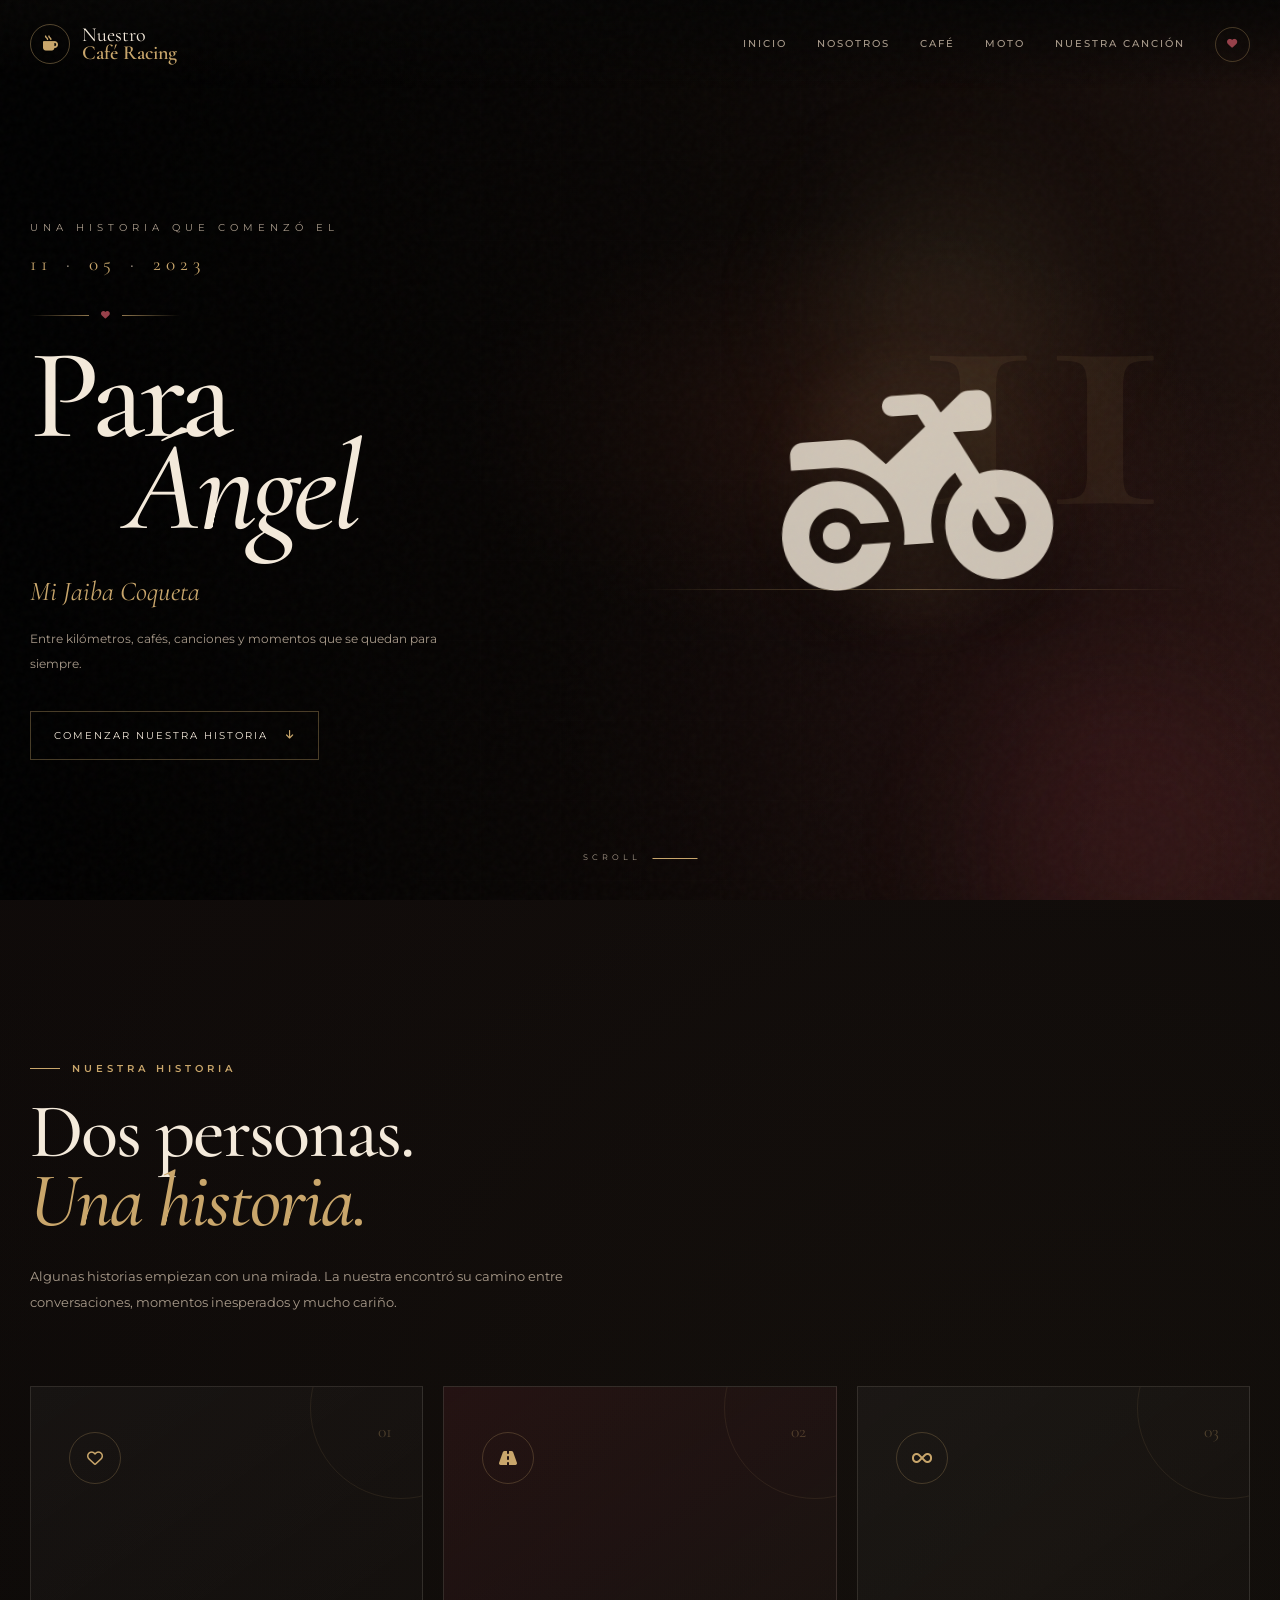
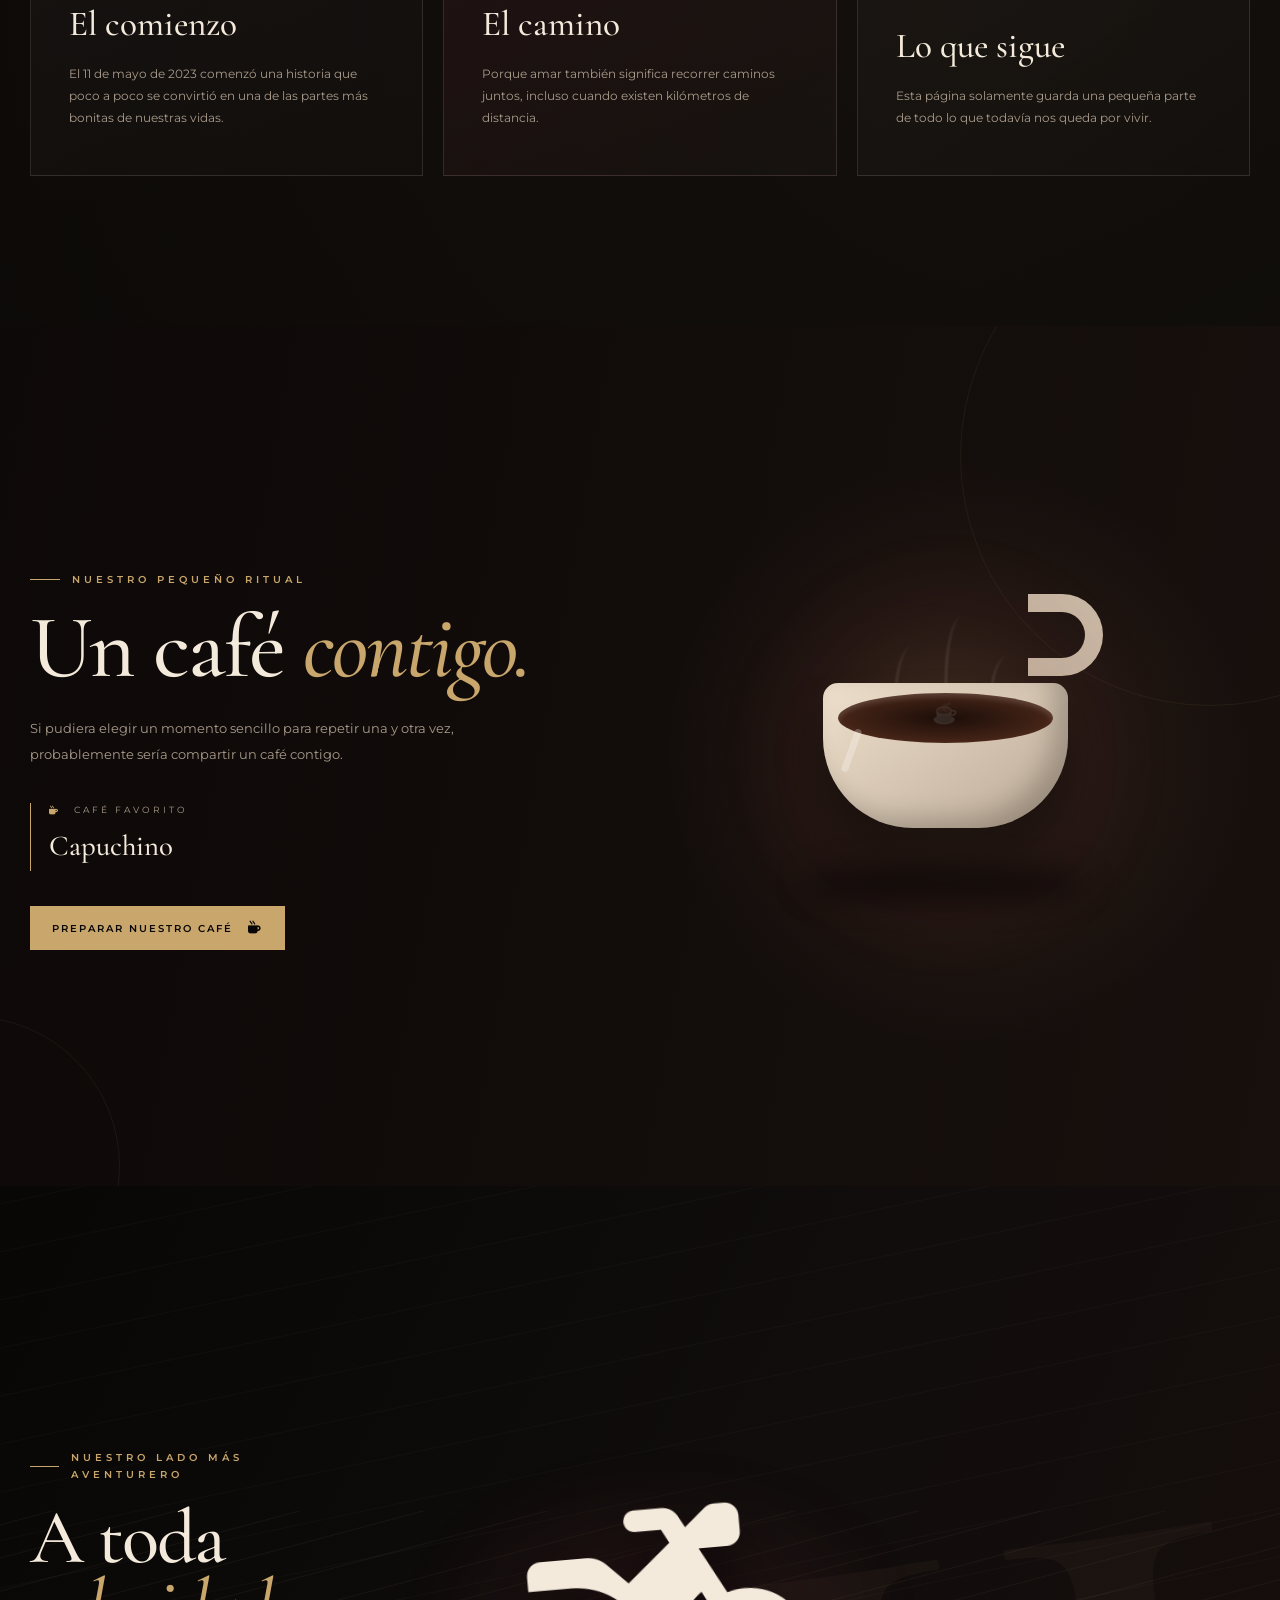
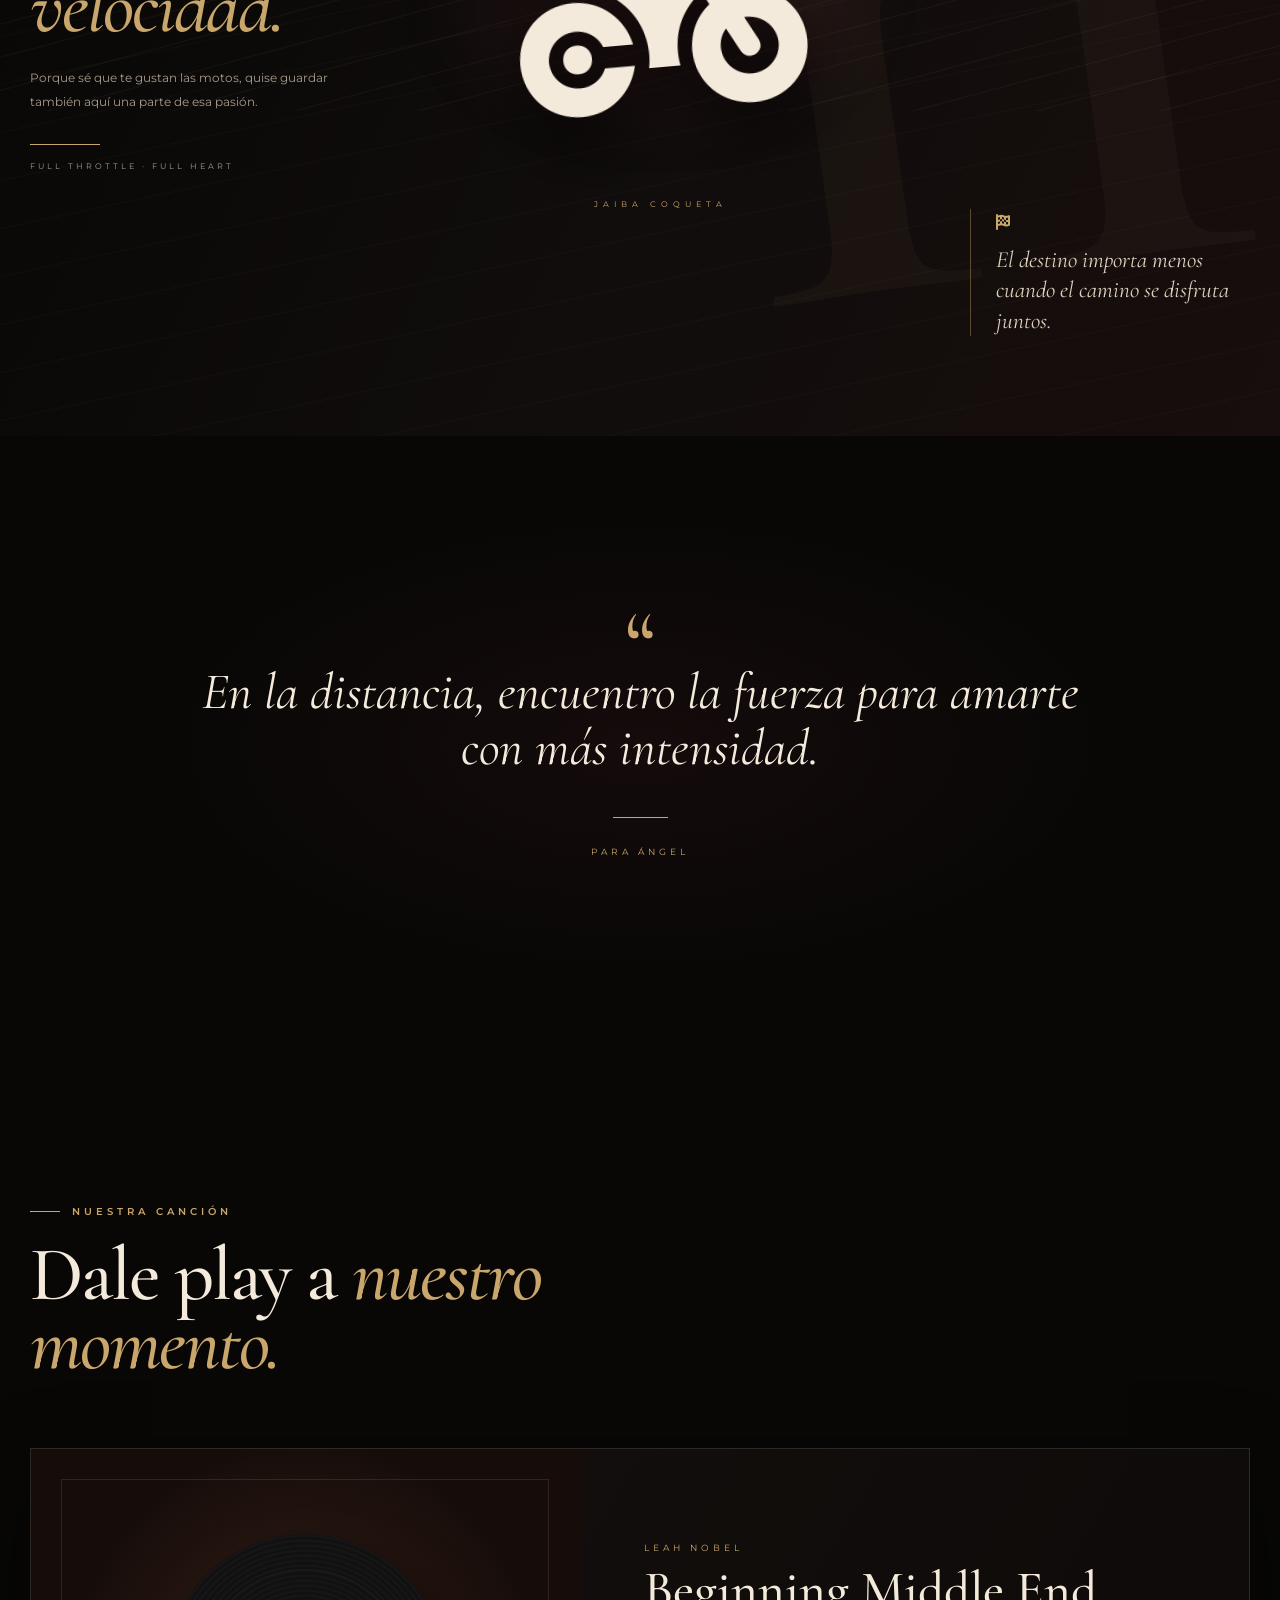
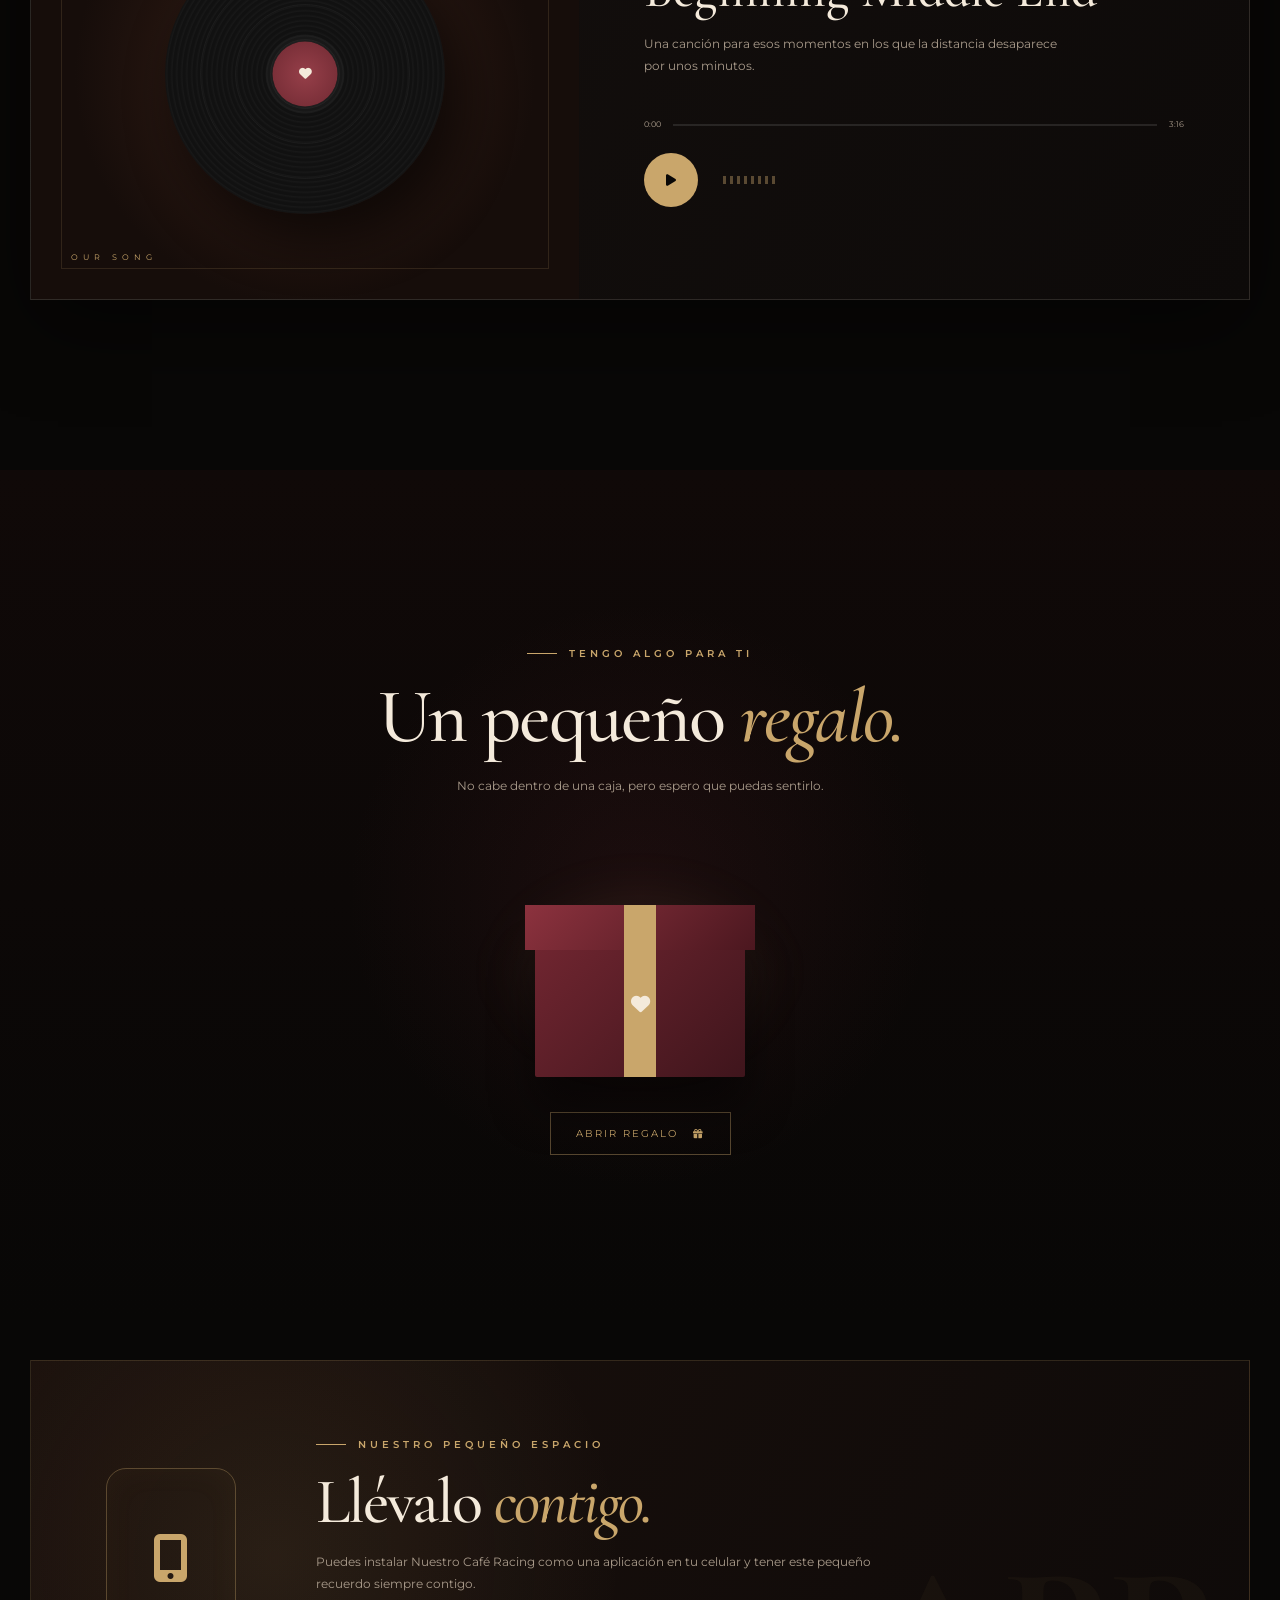
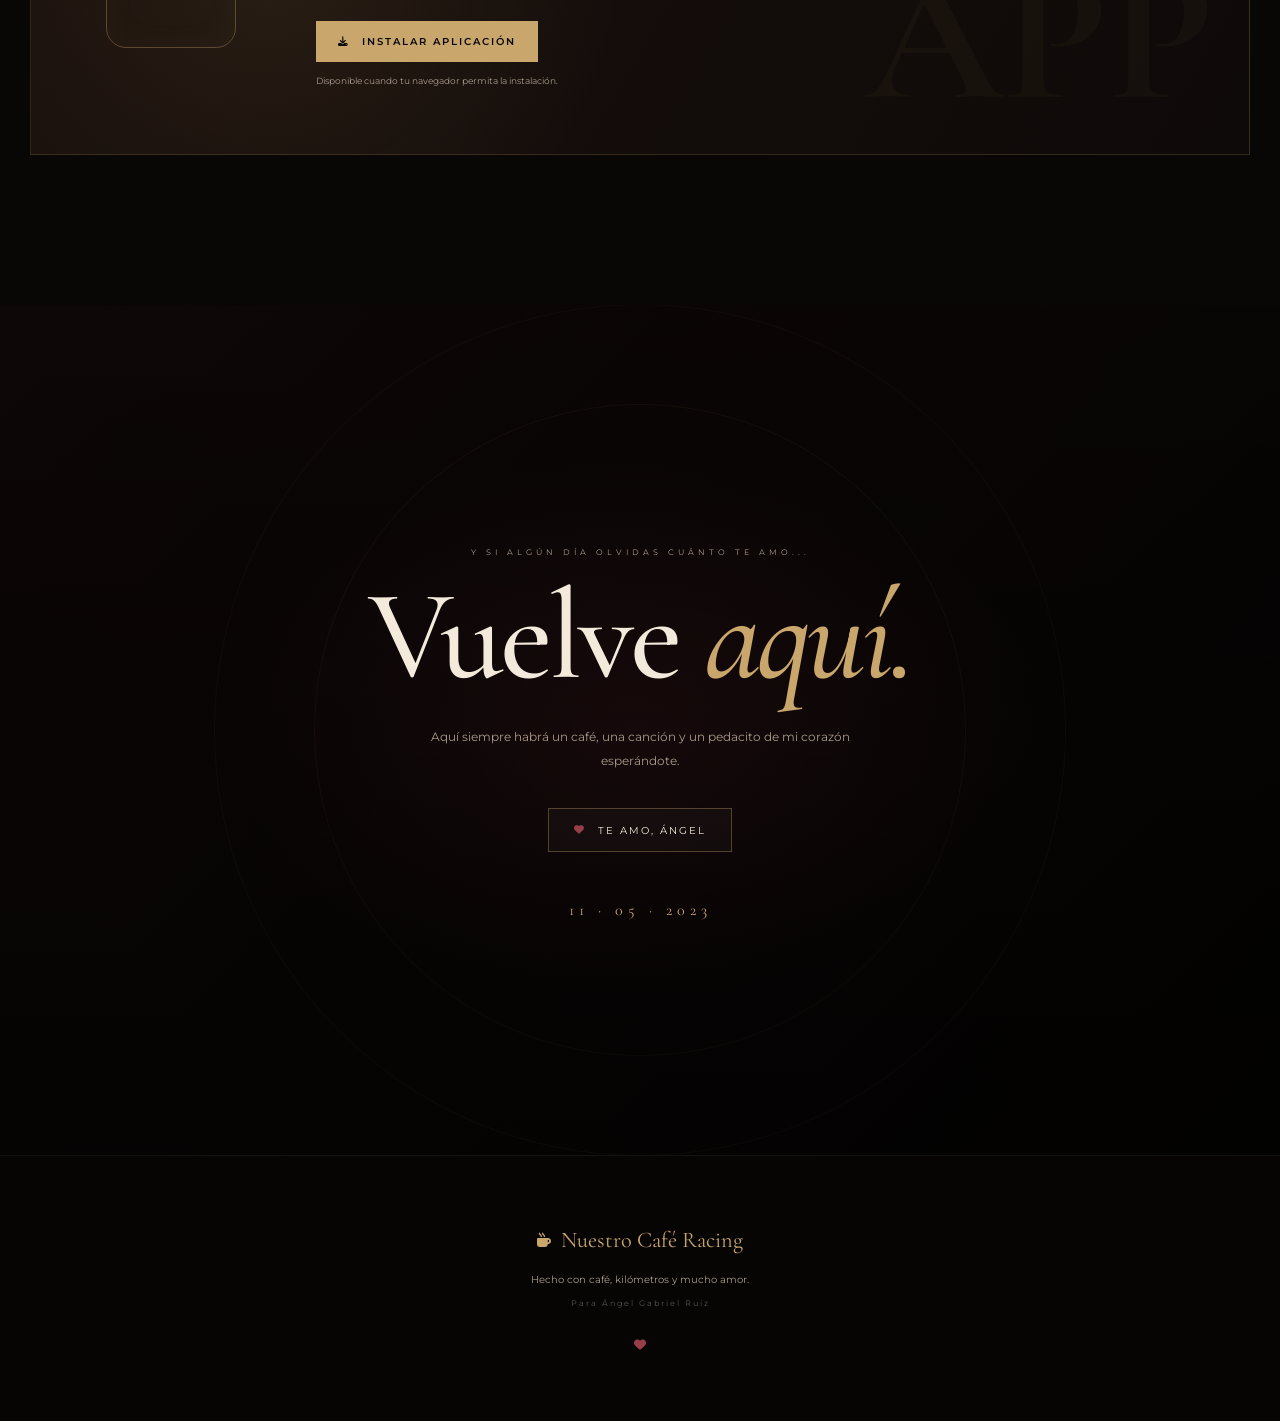
<file: index.html>
<!DOCTYPE html>
<html lang="es">

<head>
    <meta charset="UTF-8">

    <meta name="viewport"
          content="width=device-width, initial-scale=1.0, viewport-fit=cover">

    <meta name="theme-color" content="#17110f">

    <meta name="description"
          content="Un pequeño universo creado para Ángel Gabriel Ruíz, entre café, motos, música y amor.">

    <meta name="mobile-web-app-capable" content="yes">
    <meta name="apple-mobile-web-app-capable" content="yes">
    <meta name="apple-mobile-web-app-status-bar-style" content="black-translucent">
    <meta name="apple-mobile-web-app-title" content="Nuestro Café Racing">

    <title>Nuestro Café Racing ❤️</title>

    <!-- PWA -->
    <link rel="manifest" href="manifest.json">

    <link rel="apple-touch-icon" href="img/icon-192.png">

    <!-- FAVICON -->
    <link rel="icon" type="image/png" href="img/icon-192.png">

    <!-- GOOGLE FONTS -->
    <link rel="preconnect" href="https://fonts.googleapis.com">
    <link rel="preconnect" href="https://fonts.gstatic.com" crossorigin>

    <link href="https://fonts.googleapis.com/css2?family=Cormorant+Garamond:wght@400;500;600;700&family=Montserrat:wght@300;400;500;600&display=swap"
          rel="stylesheet">

    <!-- ICONOS -->
    <link rel="stylesheet"
          href="https://cdnjs.cloudflare.com/ajax/libs/font-awesome/6.5.2/css/all.min.css">

    <!-- ESTILOS -->
    <link rel="stylesheet" href="css/style.css">
    <link rel="stylesheet" href="css/responsive.css">
</head>

<body>

    <!-- =====================================================
         LOADER
    ====================================================== -->

    <div class="loader" id="loader">

        <div class="loader-content">

            <div class="loader-icon">
                <i class="fa-solid fa-mug-hot"></i>
            </div>

            <span>Preparando algo especial...</span>

            <small>Para Ángel ❤️</small>

            <div class="loader-line">
                <span></span>
            </div>

        </div>

    </div>


    <!-- =====================================================
         HEADER
    ====================================================== -->

    <header class="header" id="header">

        <div class="header-container">

            <a href="#inicio" class="logo">

                <span class="logo-icon">
                    <i class="fa-solid fa-mug-hot"></i>
                </span>

                <span class="logo-text">
                    Nuestro
                    <strong>Café Racing</strong>
                </span>

            </a>


            <button
                class="menu-toggle"
                id="menuToggle"
                aria-label="Abrir menú"
                aria-expanded="false">

                <span></span>
                <span></span>
                <span></span>

            </button>


            <nav class="nav" id="nav">

                <a href="#inicio">Inicio</a>

                <a href="#nosotros">Nosotros</a>

                <a href="#cafe">Café</a>

                <a href="#moto">Moto</a>

                <a href="#cancion">Nuestra canción</a>

                <a href="#regalo" class="nav-heart">
                    <i class="fa-solid fa-heart"></i>
                </a>

            </nav>

        </div>

    </header>


    <main>


        <!-- =================================================
             HERO
        ================================================== -->

        <section class="hero" id="inicio">

            <div class="hero-background"></div>

            <div class="hero-grid"></div>

            <div class="hero-glow hero-glow-one"></div>
            <div class="hero-glow hero-glow-two"></div>


            <div class="hero-content">

                <span class="hero-kicker">
                    UNA HISTORIA QUE COMENZÓ EL
                </span>

                <div class="hero-date">
                    11 <span>·</span> 05 <span>·</span> 2023
                </div>


                <div class="hero-divider">
                    <span></span>
                    <i class="fa-solid fa-heart"></i>
                    <span></span>
                </div>


                <h1>
                    Para
                    <em>Ángel</em>
                </h1>


                <p class="hero-subtitle">
                    Mi Jaiba Coqueta
                </p>


                <p class="hero-description">
                    Entre kilómetros, cafés, canciones y momentos
                    que se quedan para siempre.
                </p>


                <a href="#nosotros" class="hero-button">

                    <span>Comenzar nuestra historia</span>

                    <i class="fa-solid fa-arrow-down"></i>

                </a>

            </div>


            <!-- DECORACIÓN MOTO -->

            <div class="hero-car">

                <div class="hero-car-glow"></div>

                <div class="hero-car-number">
                    11
                </div>

                <div class="hero-car-line"></div>

                <i class="fa-solid fa-motorcycle"></i>

            </div>


            <div class="hero-scroll">

                <span>SCROLL</span>

                <div class="scroll-line"></div>

            </div>

        </section>


        <!-- =================================================
             NOSOTROS
        ================================================== -->

        <section class="section story-section" id="nosotros">

            <div class="section-heading">

                <span class="section-kicker">
                    NUESTRA HISTORIA
                </span>

                <h2>
                    Dos personas.
                    <br>
                    <em>Una historia.</em>
                </h2>

                <p>
                    Algunas historias empiezan con una mirada.
                    La nuestra encontró su camino entre conversaciones,
                    momentos inesperados y mucho cariño.
                </p>

            </div>


            <div class="story-grid">


                <article class="story-card">

                    <span class="story-number">
                        01
                    </span>

                    <div class="story-icon">
                        <i class="fa-regular fa-heart"></i>
                    </div>

                    <h3>
                        El comienzo
                    </h3>

                    <p>
                        El 11 de mayo de 2023 comenzó una historia
                        que poco a poco se convirtió en una de las
                        partes más bonitas de nuestras vidas.
                    </p>

                </article>


                <article class="story-card featured-story">

                    <span class="story-number">
                        02
                    </span>

                    <div class="story-icon">
                        <i class="fa-solid fa-road"></i>
                    </div>

                    <h3>
                        El camino
                    </h3>

                    <p>
                        Porque amar también significa recorrer
                        caminos juntos, incluso cuando existen
                        kilómetros de distancia.
                    </p>

                </article>


                <article class="story-card">

                    <span class="story-number">
                        03
                    </span>

                    <div class="story-icon">
                        <i class="fa-solid fa-infinity"></i>
                    </div>

                    <h3>
                        Lo que sigue
                    </h3>

                    <p>
                        Esta página solamente guarda una pequeña
                        parte de todo lo que todavía nos queda
                        por vivir.
                    </p>

                </article>

            </div>

        </section>


        <!-- =================================================
             CAFÉ
        ================================================== -->

        <section class="coffee-section" id="cafe">

            <div class="coffee-decoration coffee-decoration-one"></div>
            <div class="coffee-decoration coffee-decoration-two"></div>


            <div class="coffee-left">

                <span class="section-kicker">
                    NUESTRO PEQUEÑO RITUAL
                </span>

                <h2>
                    Un café
                    <em>contigo.</em>
                </h2>

                <p>
                    Si pudiera elegir un momento sencillo para
                    repetir una y otra vez, probablemente sería
                    compartir un café contigo.
                </p>


                <div class="coffee-info">

                    <span>
                        <i class="fa-solid fa-mug-hot"></i>
                        CAFÉ FAVORITO
                    </span>

                    <strong>
                        Capuchino
                    </strong>

                </div>


                <button class="coffee-button" id="coffeeButton">

                    <span>
                        Preparar nuestro café
                    </span>

                    <i class="fa-solid fa-mug-hot"></i>

                </button>


                <div class="hidden-message" id="coffeeMessage">

                    <i class="fa-solid fa-heart"></i>

                    <p>
                        Porque cualquier café sabe mejor
                        cuando estoy contigo.
                    </p>

                </div>

            </div>


            <div class="coffee-right">

                <div class="coffee-aura"></div>

                <div class="coffee-cup">

                    <div class="cup-steam steam-one"></div>
                    <div class="cup-steam steam-two"></div>
                    <div class="cup-steam steam-three"></div>

                    <div class="cup">

                        <div class="cup-coffee">

                            <span>
                                ☕
                            </span>

                        </div>

                        <div class="cup-shine"></div>

                    </div>

                    <div class="cup-handle"></div>

                    <div class="cup-shadow"></div>

                </div>

            </div>

        </section>


        <!-- =================================================
             MOTO
        ================================================== -->

        <section class="racing-section" id="moto">

            <div class="racing-bg"></div>

            <div class="speed-lines"></div>


            <div class="racing-number">
                11
            </div>


            <div class="racing-content">

                <div class="racing-text">

                    <span class="section-kicker">
                        NUESTRO LADO MÁS AVENTURERO
                    </span>

                    <h2>
                        A toda
                        <em>velocidad.</em>
                    </h2>

                    <p>
                        Porque sé que te gustan las motos,
                        quise guardar también aquí una parte
                        de esa pasión.
                    </p>

                    <div class="racing-line"></div>

                    <span class="racing-small">
                        FULL THROTTLE · FULL HEART
                    </span>

                </div>


                <div class="motorcycle-display">

                    <div class="motorcycle-glow"></div>

                    <div class="motorcycle">

                        <i class="fa-solid fa-motorcycle"></i>

                    </div>

                    <span class="racing-label">
                        JAIBA COQUETA
                    </span>

                </div>


                <div class="racing-message">

                    <i class="fa-solid fa-flag-checkered"></i>

                    <p>
                        El destino importa menos
                        cuando el camino se disfruta juntos.
                    </p>

                </div>

            </div>

        </section>


        <!-- =================================================
             FRASE
        ================================================== -->

        <section class="quote-section">

            <div class="quote-inner">

                <span class="quote-mark">
                    “
                </span>

                <blockquote>
                    En la distancia, encuentro la fuerza
                    para amarte con más intensidad.
                </blockquote>

                <div class="quote-line"></div>

                <span class="quote-signature">
                    Para Ángel
                </span>

            </div>

        </section>


        <!-- =================================================
             CANCIÓN
        ================================================== -->

        <section class="music-section" id="cancion">

            <div class="section-heading">

                <span class="section-kicker">
                    NUESTRA CANCIÓN
                </span>

                <h2>
                    Dale play a
                    <em>nuestro momento.</em>
                </h2>

            </div>


            <div class="music-card">


                <div class="music-cover">

                    <div class="vinyl">

                        <div class="vinyl-line"></div>
                        <div class="vinyl-line"></div>
                        <div class="vinyl-line"></div>

                        <div class="vinyl-center">
                            <i class="fa-solid fa-heart"></i>
                        </div>

                    </div>

                    <span class="music-cover-label">
                        OUR SONG
                    </span>

                </div>


                <div class="music-info">

                    <span class="artist">
                        LEAH NOBEL
                    </span>

                    <h3>
                        Beginning Middle End
                    </h3>

                    <p class="music-description">
                        Una canción para esos momentos en los
                        que la distancia desaparece por unos minutos.
                    </p>


                    <div class="music-player">

                        <div class="music-progress">

                            <span class="progress-current">
                                0:00
                            </span>

                            <div class="progress-track">

                                <div class="progress-fill"
                                     id="progressFill"></div>

                            </div>

                            <span class="progress-duration">
                                0:00
                            </span>

                        </div>


                        <div class="music-controls">

                            <button
                                class="play-button"
                                id="playButton"
                                aria-label="Reproducir canción">

                                <i class="fa-solid fa-play"
                                   id="playIcon"></i>

                            </button>


                            <div class="music-bars" id="musicBars">

                                <span></span>
                                <span></span>
                                <span></span>
                                <span></span>
                                <span></span>
                                <span></span>
                                <span></span>
                                <span></span>

                            </div>

                        </div>

                    </div>

                    <audio id="audioPlayer"
                           preload="metadata">

                        <source
                            src="music/beginning-middle-end.mp3"
                            type="audio/mpeg">

                    </audio>

                </div>

            </div>

        </section>


        <!-- =================================================
             REGALO
        ================================================== -->

        <section class="gift-section" id="regalo">

            <div class="gift-background"></div>

            <div class="gift-content">

                <span class="section-kicker">
                    TENGO ALGO PARA TI
                </span>

                <h2>
                    Un pequeño
                    <em>regalo.</em>
                </h2>

                <p>
                    No cabe dentro de una caja,
                    pero espero que puedas sentirlo.
                </p>


                <div class="gift-box" id="giftBox">

                    <div class="gift-glow"></div>

                    <div class="gift-lid">

                        <span></span>

                    </div>

                    <div class="gift-body">

                        <div class="gift-ribbon"></div>

                        <div class="gift-heart">
                            <i class="fa-solid fa-heart"></i>
                        </div>

                    </div>

                </div>


                <button class="gift-button" id="giftButton">

                    <span>
                        Abrir regalo
                    </span>

                    <i class="fa-solid fa-gift"></i>

                </button>


                <div class="gift-message" id="giftMessage">

                    <span>
                        PARA TI ❤️
                    </span>

                    <p>
                        Ángel, si pudiera envolverte todo lo
                        que siento, probablemente necesitaría
                        una caja demasiado grande.
                    </p>

                    <strong>
                        Te amo.
                    </strong>

                </div>

            </div>

        </section>


        <!-- =================================================
             INSTALAR APP
        ================================================== -->

        <section class="install-section">

            <div class="install-card">

                <div class="install-icon">

                    <i class="fa-solid fa-mobile-screen-button"></i>

                </div>


                <div class="install-content">

                    <span class="section-kicker">
                        NUESTRO PEQUEÑO ESPACIO
                    </span>

                    <h2>
                        Llévalo
                        <em>contigo.</em>
                    </h2>

                    <p>
                        Puedes instalar Nuestro Café Racing
                        como una aplicación en tu celular y
                        tener este pequeño recuerdo siempre contigo.
                    </p>

                    <button
                        class="install-button"
                        id="installButton">

                        <i class="fa-solid fa-download"></i>

                        <span>
                            Instalar aplicación
                        </span>

                    </button>

                    <small id="installHelp">
                        Disponible cuando tu navegador permita
                        la instalación.
                    </small>

                </div>

            </div>

        </section>


        <!-- =================================================
             FINAL
        ================================================== -->

        <section class="final-section">

            <div class="final-overlay"></div>

            <div class="final-content">

                <span class="final-small">
                    Y SI ALGÚN DÍA OLVIDAS CUÁNTO TE AMO...
                </span>

                <h2>
                    Vuelve
                    <em>aquí.</em>
                </h2>

                <p class="final-text">
                    Aquí siempre habrá un café,
                    una canción y un pedacito de mi corazón
                    esperándote.
                </p>


                <button class="love-button" id="loveButton">

                    <i class="fa-solid fa-heart"></i>

                    <span>
                        Te amo, Ángel
                    </span>

                </button>


                <span class="final-date">
                    11 · 05 · 2023
                </span>

            </div>

        </section>

    </main>


    <!-- =====================================================
         FOOTER
    ====================================================== -->

    <footer class="footer">

        <div class="footer-logo">

            <i class="fa-solid fa-mug-hot"></i>

            <span>
                Nuestro Café Racing
            </span>

        </div>

        <p>
            Hecho con café, kilómetros y mucho amor.
        </p>

        <span class="footer-small">
            Para Ángel Gabriel Ruíz
        </span>

        <div class="footer-heart">
            <i class="fa-solid fa-heart"></i>
        </div>

    </footer>


    <!-- TOAST -->

    <div class="toast" id="toast">
        <i class="fa-solid fa-heart"></i>
        <span id="toastMessage">
            Te amo ❤️
        </span>
    </div>


    <!-- JAVASCRIPT -->

    <script src="js/app.js" defer></script>

</body>

</html>
</file>
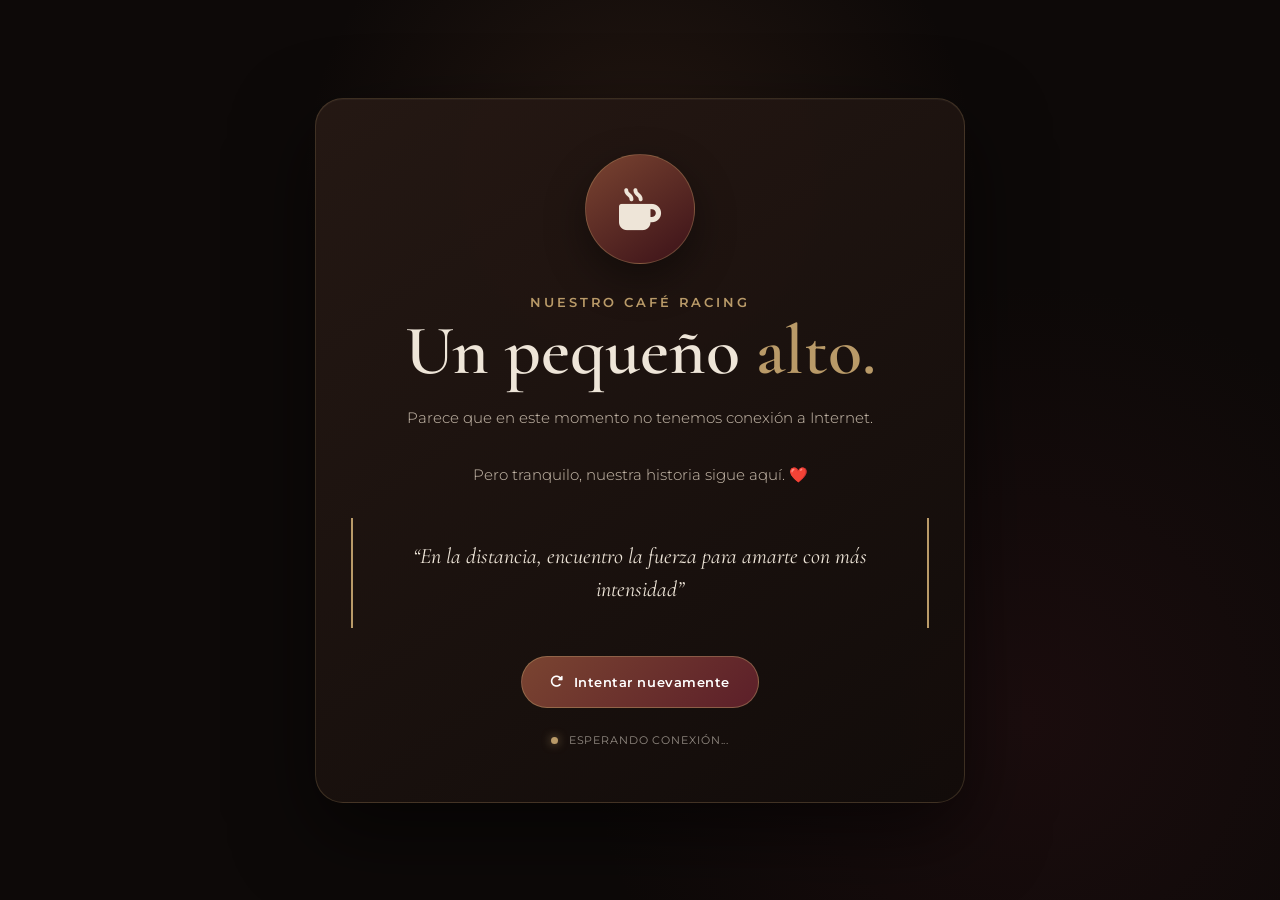
<file: offline.html>
<!DOCTYPE html>
<html lang="es-MX">

<head>

    <meta charset="UTF-8">

    <meta
        name="viewport"
        content="width=device-width, initial-scale=1.0"
    >

    <meta
        name="theme-color"
        content="#17110f"
    >

    <meta
        name="description"
        content="Nuestro Café Racing - Una historia de amor para Ángel"
    >

    <title>
        Sin conexión | Nuestro Café Racing ❤️
    </title>

    <!-- Fuente principal -->
    <link
        rel="preconnect"
        href="https://fonts.googleapis.com"
    >

    <link
        rel="preconnect"
        href="https://fonts.gstatic.com"
        crossorigin
    >

    <link
        href="https://fonts.googleapis.com/css2?family=Cormorant+Garamond:wght@400;500;600;700&family=Montserrat:wght@300;400;500;600&display=swap"
        rel="stylesheet"
    >

    <!-- Font Awesome -->
    <link
        rel="stylesheet"
        href="https://cdnjs.cloudflare.com/ajax/libs/font-awesome/6.7.2/css/all.min.css"
    >

    <style>

        /* =================================================
           RESET
           ================================================= */

        * {
            margin: 0;
            padding: 0;
            box-sizing: border-box;
        }


        html {
            min-height: 100%;
        }


        body {

            min-height: 100vh;

            display: flex;
            align-items: center;
            justify-content: center;

            padding: 30px;

            background:
                radial-gradient(
                    circle at 50% 20%,
                    rgba(126, 78, 52, 0.20),
                    transparent 35%
                ),

                radial-gradient(
                    circle at 80% 80%,
                    rgba(92, 31, 41, 0.18),
                    transparent 35%
                ),

                #0d0908;

            color: #eee5d8;

            font-family:
                "Montserrat",
                sans-serif;

            overflow-x: hidden;

        }


        /* =================================================
           CONTENEDOR
           ================================================= */

        .offline-container {

            width: 100%;
            max-width: 650px;

            text-align: center;

            padding: 55px 35px;

            border: 1px solid
                rgba(185, 154, 104, 0.22);

            border-radius: 28px;

            background:
                linear-gradient(
                    145deg,
                    rgba(38, 25, 20, 0.96),
                    rgba(18, 12, 10, 0.96)
                );

            box-shadow:
                0 30px 80px
                rgba(0, 0, 0, 0.55),

                inset 0 1px 0
                rgba(255, 255, 255, 0.04);

            animation:
                appear 0.8s ease both;

        }


        /* =================================================
           ICONO
           ================================================= */

        .offline-icon {

            width: 110px;
            height: 110px;

            margin: 0 auto 30px;

            display: flex;
            align-items: center;
            justify-content: center;

            border-radius: 50%;

            background:
                linear-gradient(
                    145deg,
                    #7a4431,
                    #3b1118
                );

            border: 1px solid
                rgba(185, 154, 104, 0.35);

            box-shadow:
                0 15px 40px
                rgba(0, 0, 0, 0.4);

            animation:
                floatIcon 4s ease-in-out infinite;

        }


        .offline-icon i {

            font-size: 42px;

            color: #eee5d8;

        }


        /* =================================================
           TÍTULOS
           ================================================= */

        .brand {

            margin-bottom: 8px;

            color: #b99a68;

            font-size: 13px;

            font-weight: 600;

            letter-spacing: 0.22em;

            text-transform: uppercase;

        }


        h1 {

            margin-bottom: 20px;

            font-family:
                "Cormorant Garamond",
                serif;

            font-size: clamp(
                44px,
                8vw,
                70px
            );

            font-weight: 600;

            line-height: 0.95;

            color: #eee5d8;

        }


        h1 span {

            color: #b99a68;

        }


        .message {

            max-width: 500px;

            margin: 0 auto 25px;

            color: #cfc2b2;

            font-size: 15px;

            line-height: 1.9;

            font-weight: 300;

        }


        /* =================================================
           MENSAJE PARA ÁNGEL
           ================================================= */

        .love-message {

            margin: 28px auto;

            padding: 22px 24px;

            border-left: 2px solid #b99a68;

            border-right: 2px solid #b99a68;

            color: #eee5d8;

            font-family:
                "Cormorant Garamond",
                serif;

            font-size: 22px;

            font-style: italic;

            line-height: 1.5;

        }


        /* =================================================
           BOTÓN
           ================================================= */

        .retry-button {

            display: inline-flex;

            align-items: center;
            justify-content: center;

            gap: 10px;

            min-height: 52px;

            padding: 14px 28px;

            border: 1px solid
                rgba(185, 154, 104, 0.45);

            border-radius: 999px;

            background:
                linear-gradient(
                    135deg,
                    #7a4431,
                    #5c1f29
                );

            color: #fff;

            font-family:
                "Montserrat",
                sans-serif;

            font-size: 13px;

            font-weight: 600;

            letter-spacing: 0.04em;

            cursor: pointer;

            text-decoration: none;

            transition:
                transform 0.3s ease,
                box-shadow 0.3s ease,
                border-color 0.3s ease;

        }


        .retry-button:hover {

            transform: translateY(-3px);

            border-color:
                rgba(185, 154, 104, 0.8);

            box-shadow:
                0 12px 30px
                rgba(92, 31, 41, 0.35);

        }


        .retry-button:active {

            transform: translateY(-1px);

        }


        /* =================================================
           ESTADO DE CONEXIÓN
           ================================================= */

        .status {

            margin-top: 25px;

            color: #928a82;

            font-size: 11px;

            letter-spacing: 0.08em;

            text-transform: uppercase;

        }


        .status-dot {

            display: inline-block;

            width: 7px;
            height: 7px;

            margin-right: 7px;

            border-radius: 50%;

            background: #b99a68;

            box-shadow:
                0 0 10px
                rgba(185, 154, 104, 0.7);

            animation:
                pulse 1.8s ease-in-out infinite;

        }


        /* =================================================
           DECORACIÓN
           ================================================= */

        .heart {

            position: fixed;

            color: rgba(
                185,
                154,
                104,
                0.12
            );

            pointer-events: none;

            animation:
                heartFloat
                linear infinite;

        }


        .heart-1 {

            left: 8%;
            bottom: -30px;

            font-size: 28px;

            animation-duration: 9s;

        }


        .heart-2 {

            left: 78%;
            bottom: -40px;

            font-size: 20px;

            animation-duration: 12s;

            animation-delay: 2s;

        }


        .heart-3 {

            left: 45%;
            bottom: -30px;

            font-size: 16px;

            animation-duration: 10s;

            animation-delay: 4s;

        }


        /* =================================================
           ANIMACIONES
           ================================================= */

        @keyframes appear {

            from {

                opacity: 0;

                transform:
                    translateY(25px)
                    scale(0.98);

            }

            to {

                opacity: 1;

                transform:
                    translateY(0)
                    scale(1);

            }

        }


        @keyframes floatIcon {

            0%,
            100% {

                transform:
                    translateY(0);

            }

            50% {

                transform:
                    translateY(-8px);

            }

        }


        @keyframes pulse {

            0%,
            100% {

                opacity: 0.45;

                transform: scale(0.85);

            }

            50% {

                opacity: 1;

                transform: scale(1.1);

            }

        }


        @keyframes heartFloat {

            0% {

                opacity: 0;

                transform:
                    translateY(0)
                    rotate(0deg);

            }

            15% {

                opacity: 1;

            }

            100% {

                opacity: 0;

                transform:
                    translateY(-110vh)
                    rotate(25deg);

            }

        }


        /* =================================================
           RESPONSIVE
           ================================================= */

        @media (max-width: 600px) {

            body {

                padding: 18px;

            }


            .offline-container {

                padding: 45px 22px;

                border-radius: 22px;

            }


            .offline-icon {

                width: 90px;
                height: 90px;

            }


            .offline-icon i {

                font-size: 34px;

            }


            h1 {

                font-size: 48px;

            }


            .message {

                font-size: 14px;

                line-height: 1.8;

            }


            .love-message {

                font-size: 20px;

            }


            .retry-button {

                width: 100%;

            }

        }


        @media (max-width: 380px) {

            .offline-container {

                padding:
                    38px
                    18px;

            }


            h1 {

                font-size: 42px;

            }


            .love-message {

                font-size: 18px;

            }

        }


        /* =================================================
           REDUCIR ANIMACIONES
           ================================================= */

        @media (prefers-reduced-motion: reduce) {

            *,
            *::before,
            *::after {

                animation-duration:
                    0.01ms !important;

                animation-iteration-count:
                    1 !important;

                transition-duration:
                    0.01ms !important;

            }

        }

    </style>

</head>


<body>


    <!-- ================================================
         DECORACIÓN
         ================================================ -->

    <span
        class="heart heart-1"
        aria-hidden="true"
    >
        ♥
    </span>

    <span
        class="heart heart-2"
        aria-hidden="true"
    >
        ♥
    </span>

    <span
        class="heart heart-3"
        aria-hidden="true"
    >
        ♥
    </span>


    <!-- ================================================
         CONTENIDO
         ================================================ -->

    <main
        class="offline-container"
        aria-labelledby="offlineTitle"
    >

        <div
            class="offline-icon"
            aria-hidden="true"
        >

            <i class="fa-solid fa-mug-hot"></i>

        </div>


        <p class="brand">
            Nuestro Café Racing
        </p>


        <h1 id="offlineTitle">

            Un pequeño
            <span>alto.</span>

        </h1>


        <p class="message">

            Parece que en este momento no tenemos
            conexión a Internet.

            <br><br>

            Pero tranquilo, nuestra historia
            sigue aquí. ❤️

        </p>


        <div class="love-message">

            “En la distancia, encuentro la fuerza
            para amarte con más intensidad”

        </div>


        <a
            href="./index.html"
            class="retry-button"
            id="retryButton"
        >

            <i class="fa-solid fa-rotate-right"></i>

            Intentar nuevamente

        </a>


        <p class="status">

            <span
                class="status-dot"
                aria-hidden="true"
            ></span>

            Esperando conexión...

        </p>

    </main>


    <script>

        /* =================================================
           BOTÓN DE REINTENTO
           ================================================= */

        const retryButton =
            document.getElementById(
                "retryButton"
            );


        if (retryButton) {

            retryButton.addEventListener(
                "click",
                event => {

                    /*
                     * Si vuelve la conexión,
                     * intenta cargar la aplicación.
                     */

                    if (navigator.onLine) {

                        return;

                    }

                    event.preventDefault();

                    window.location.reload();

                }
            );

        }


        /* =================================================
           DETECTAR CONEXIÓN
           ================================================= */

        window.addEventListener(
            "online",
            () => {

                window.location.href =
                    "./index.html";

            }
        );

    </script>

</body>

</html>
</file>
<file: css/style.css>
/* =========================================================
   NUESTRO CAFÉ RACING
   STYLE.CSS
   Diseño cinematográfico · Café · Motos · Romance
========================================================= */


/* =========================================================
   VARIABLES
========================================================= */

:root {

    --black: #080706;
    --black-2: #0d0a09;
    --black-3: #15100e;

    --espresso: #1d120e;
    --coffee: #392117;
    --coffee-light: #684332;

    --cream: #f4eadb;
    --cream-soft: #ded0bd;
    --cream-muted: #a99b8b;

    --gold: #c9a66b;
    --gold-light: #e6cb94;

    --wine: #6f2932;
    --wine-light: #963f49;

    --white: #fffaf2;

    --border: rgba(244, 234, 219, 0.12);

    --shadow:
        0 30px 80px rgba(0, 0, 0, 0.45);

    --max-width: 1240px;

}


/* =========================================================
   RESET
========================================================= */

* {
    margin: 0;
    padding: 0;
    box-sizing: border-box;
}

html {
    scroll-behavior: smooth;
}

body {

    background:
        radial-gradient(
            circle at 20% 0%,
            rgba(111, 41, 50, 0.08),
            transparent 30%
        ),
        radial-gradient(
            circle at 80% 20%,
            rgba(201, 166, 107, 0.05),
            transparent 25%
        ),
        var(--black);

    color: var(--cream);

    font-family: "Montserrat", sans-serif;

    overflow-x: hidden;

    line-height: 1.7;
}

body::before {

    content: "";

    position: fixed;

    inset: 0;

    pointer-events: none;

    z-index: 9998;

    opacity: 0.035;

    background-image:
        url("data:image/svg+xml,%3Csvg viewBox='0 0 180 180' xmlns='http://www.w3.org/2000/svg'%3E%3Cfilter id='n'%3E%3CfeTurbulence type='fractalNoise' baseFrequency='.8' numOctaves='4' stitchTiles='stitch'/%3E%3C/filter%3E%3Crect width='100%25' height='100%25' filter='url(%23n)' opacity='.8'/%3E%3C/svg%3E");

}

::selection {
    background: var(--gold);
    color: var(--black);
}

img {
    max-width: 100%;
    display: block;
}

button,
a {
    font-family: inherit;
}

button {
    border: 0;
}

a {
    color: inherit;
    text-decoration: none;
}


/* =========================================================
   SCROLLBAR
========================================================= */

::-webkit-scrollbar {
    width: 8px;
}

::-webkit-scrollbar-track {
    background: var(--black);
}

::-webkit-scrollbar-thumb {

    background:
        linear-gradient(
            var(--wine),
            var(--gold)
        );

    border-radius: 20px;
}


/* =========================================================
   LOADER
========================================================= */

.loader {

    position: fixed;

    inset: 0;

    z-index: 99999;

    display: flex;

    align-items: center;
    justify-content: center;

    background:
        radial-gradient(
            circle,
            #24140f 0%,
            #0d0908 45%,
            #050403 100%
        );

    transition:
        opacity 0.8s ease,
        visibility 0.8s ease;

}

.loader.hidden {

    opacity: 0;

    visibility: hidden;

}

.loader-content {

    width: min(320px, 85%);

    text-align: center;

}

.loader-icon {

    width: 74px;
    height: 74px;

    margin: 0 auto 25px;

    display: flex;

    align-items: center;
    justify-content: center;

    border: 1px solid rgba(201, 166, 107, 0.4);

    border-radius: 50%;

    color: var(--gold);

    font-size: 1.7rem;

    box-shadow:
        0 0 50px rgba(201, 166, 107, 0.08);

    animation: loaderPulse 2s infinite;

}

.loader-content span {

    display: block;

    font-family: "Cormorant Garamond", serif;

    font-size: 1.45rem;

    color: var(--cream);

}

.loader-content small {

    display: block;

    margin-top: 5px;

    color: var(--gold);

    letter-spacing: 3px;

    text-transform: uppercase;

    font-size: 0.55rem;

}

.loader-line {

    height: 1px;

    width: 100%;

    margin-top: 30px;

    background: rgba(255,255,255,0.08);

    overflow: hidden;

}

.loader-line span {

    display: block;

    width: 40%;

    height: 100%;

    background: var(--gold);

    animation: loaderLine 1.5s infinite;

}

@keyframes loaderPulse {

    0%, 100% {
        transform: scale(1);
    }

    50% {
        transform: scale(1.06);
    }

}

@keyframes loaderLine {

    0% {
        transform: translateX(-100%);
    }

    100% {
        transform: translateX(350%);
    }

}


/* =========================================================
   HEADER
========================================================= */

.header {

    position: fixed;

    top: 0;
    left: 0;

    width: 100%;

    z-index: 5000;

    background:
        linear-gradient(
            to bottom,
            rgba(6, 5, 4, 0.95),
            rgba(6, 5, 4, 0.55),
            transparent
        );

    transition:
        background 0.4s ease,
        backdrop-filter 0.4s ease;

}

.header.scrolled {

    background:
        rgba(8, 7, 6, 0.92);

    backdrop-filter: blur(16px);

}

.header-container {

    width: min(var(--max-width), calc(100% - 60px));

    height: 88px;

    margin: auto;

    display: flex;

    align-items: center;

    justify-content: space-between;

}

.logo {

    display: flex;

    align-items: center;

    gap: 12px;

}

.logo-icon {

    width: 40px;
    height: 40px;

    display: flex;

    align-items: center;
    justify-content: center;

    border: 1px solid rgba(201, 166, 107, 0.4);

    border-radius: 50%;

    color: var(--gold);

    font-size: 0.95rem;

}

.logo-text {

    display: flex;

    flex-direction: column;

    font-family: "Cormorant Garamond", serif;

    font-size: 1.25rem;

    line-height: 0.9;

}

.logo-text strong {

    font-weight: 600;

    color: var(--gold);

}

.nav {

    display: flex;

    align-items: center;

    gap: 30px;

}

.nav a {

    position: relative;

    color: var(--cream-muted);

    font-size: 0.64rem;

    font-weight: 500;

    letter-spacing: 2px;

    text-transform: uppercase;

    transition: color 0.3s ease;

}

.nav a::after {

    content: "";

    position: absolute;

    left: 0;
    bottom: -8px;

    width: 0;
    height: 1px;

    background: var(--gold);

    transition: width 0.3s ease;

}

.nav a:hover {

    color: var(--cream);

}

.nav a:hover::after {

    width: 100%;

}

.nav-heart {

    width: 35px;
    height: 35px;

    display: flex !important;

    align-items: center;
    justify-content: center;

    border: 1px solid rgba(201, 166, 107, 0.3);

    border-radius: 50%;

    color: var(--wine-light) !important;

}

.nav-heart::after {
    display: none;
}

.menu-toggle {

    display: none;

    background: transparent;

    cursor: pointer;

}

.menu-toggle span {

    display: block;

    width: 25px;
    height: 1px;

    margin: 5px;

    background: var(--cream);

    transition: 0.3s;

}


/* =========================================================
   GENERAL SECTIONS
========================================================= */

.section {

    position: relative;

    width: min(
        var(--max-width),
        calc(100% - 60px)
    );

    margin: auto;

    padding: 150px 0;

}

.section-heading {

    max-width: 720px;

    margin-bottom: 70px;

}

.section-kicker {

    display: inline-flex;

    align-items: center;

    gap: 12px;

    margin-bottom: 20px;

    color: var(--gold);

    font-size: 0.62rem;

    font-weight: 600;

    letter-spacing: 4px;

    text-transform: uppercase;

}

.section-kicker::before {

    content: "";

    width: 30px;

    height: 1px;

    background: var(--gold);

}

.section-heading h2,
.coffee-left h2,
.racing-text h2,
.install-content h2,
.gift-content h2 {

    font-family: "Cormorant Garamond", serif;

    font-size: clamp(3.3rem, 6vw, 6rem);

    font-weight: 500;

    line-height: 0.9;

    letter-spacing: -2px;

}

.section-heading h2 em,
.coffee-left h2 em,
.racing-text h2 em,
.install-content h2 em,
.gift-content h2 em {

    color: var(--gold);

    font-style: italic;

}

.section-heading p {

    max-width: 570px;

    margin-top: 28px;

    color: var(--cream-muted);

    font-size: 0.82rem;

    line-height: 2;

}


/* =========================================================
   HERO
========================================================= */

.hero {

    position: relative;

    min-height: 100svh;

    display: flex;

    align-items: center;

    overflow: hidden;

    background: #080706;

}

.hero-background {

    position: absolute;

    inset: 0;

    background:

        radial-gradient(
            ellipse at 65% 48%,
            rgba(92, 43, 30, 0.45),
            transparent 32%
        ),

        radial-gradient(
            ellipse at 85% 80%,
            rgba(111, 41, 50, 0.20),
            transparent 35%
        ),

        linear-gradient(
            110deg,
            #070605 0%,
            #110b08 42%,
            #21120e 100%
        );

}

.hero-background::after {

    content: "";

    position: absolute;

    inset: 0;

    background:
        linear-gradient(
            90deg,
            rgba(0,0,0,0.92) 0%,
            rgba(0,0,0,0.58) 42%,
            rgba(0,0,0,0.05) 100%
        );

}

.hero-grid {

    position: absolute;

    inset: 0;

    opacity: 0.12;

    background-image:
        linear-gradient(
            rgba(255,255,255,0.05) 1px,
            transparent 1px
        ),
        linear-gradient(
            90deg,
            rgba(255,255,255,0.05) 1px,
            transparent 1px
        );

    background-size: 80px 80px;

    mask-image:
        linear-gradient(
            to right,
            transparent,
            black 50%,
            transparent
        );

}

.hero-glow {

    position: absolute;

    border-radius: 50%;

    filter: blur(60px);

    pointer-events: none;

}

.hero-glow-one {

    width: 250px;
    height: 250px;

    right: 16%;
    top: 20%;

    background: rgba(201, 166, 107, 0.09);

}

.hero-glow-two {

    width: 300px;
    height: 300px;

    right: 0;
    bottom: -100px;

    background: rgba(111, 41, 50, 0.18);

}

.hero-content {

    position: relative;

    z-index: 5;

    width: min(
        var(--max-width),
        calc(100% - 60px)
    );

    margin: auto;

    padding-top: 80px;

}

.hero-kicker {

    display: block;

    margin-bottom: 12px;

    color: var(--cream-muted);

    font-size: 0.6rem;

    letter-spacing: 5px;

}

.hero-date {

    color: var(--gold);

    font-family: "Cormorant Garamond", serif;

    font-size: 1.2rem;

    letter-spacing: 5px;

}

.hero-date span {

    color: var(--cream-muted);

    margin: 0 5px;

}

.hero-divider {

    display: flex;

    align-items: center;

    gap: 12px;

    width: 150px;

    margin: 30px 0;

}

.hero-divider span {

    flex: 1;

    height: 1px;

    background:
        linear-gradient(
            to right,
            transparent,
            rgba(201,166,107,0.7)
        );

}

.hero-divider span:last-child {

    background:
        linear-gradient(
            to left,
            transparent,
            rgba(201,166,107,0.7)
        );

}

.hero-divider i {

    color: var(--wine-light);

    font-size: 0.55rem;

}

.hero h1 {

    max-width: 700px;

    font-family: "Cormorant Garamond", serif;

    font-size: clamp(
        5rem,
        10vw,
        10rem
    );

    font-weight: 500;

    line-height: 0.72;

    letter-spacing: -5px;

}

.hero h1 em {

    display: block;

    margin-left: 95px;

    color: var(--cream);

    font-style: italic;

}

.hero-subtitle {

    margin-top: 35px;

    color: var(--gold);

    font-family: "Cormorant Garamond", serif;

    font-size: 1.7rem;

    font-style: italic;

}

.hero-description {

    max-width: 420px;

    margin-top: 12px;

    color: var(--cream-muted);

    font-size: 0.76rem;

    line-height: 2;

}

.hero-button {

    display: inline-flex;

    align-items: center;

    gap: 18px;

    margin-top: 35px;

    padding: 15px 23px;

    border: 1px solid rgba(201,166,107,0.35);

    color: var(--cream);

    font-size: 0.62rem;

    letter-spacing: 2px;

    text-transform: uppercase;

    transition:
        background 0.3s ease,
        border 0.3s ease,
        transform 0.3s ease;

}

.hero-button i {

    color: var(--gold);

}

.hero-button:hover {

    background: rgba(201,166,107,0.08);

    border-color: var(--gold);

    transform: translateY(-3px);

}

.hero-car {

    position: absolute;

    z-index: 2;

    right: 7%;

    top: 50%;

    width: 43vw;

    max-width: 650px;

    height: 400px;

    transform: translateY(-40%);

    display: flex;

    align-items: center;
    justify-content: center;

}

.hero-car-glow {

    position: absolute;

    width: 70%;

    height: 70%;

    border-radius: 50%;

    background:
        radial-gradient(
            circle,
            rgba(201,166,107,0.18),
            transparent 65%
        );

    filter: blur(20px);

}

.hero-car i {

    position: relative;

    z-index: 2;

    color: rgba(244,234,219,0.82);

    font-size: clamp(
        8rem,
        17vw,
        15rem
    );

    transform: rotate(-4deg);

    filter:
        drop-shadow(
            0 25px 35px rgba(0,0,0,0.7)
        );

    animation: motorcycleFloat 5s ease-in-out infinite;

}

.hero-car-number {

    position: absolute;

    z-index: 1;

    right: 4%;

    top: -25%;

    color: rgba(201,166,107,0.08);

    font-family: "Cormorant Garamond", serif;

    font-size: clamp(
        16rem,
        30vw,
        30rem
    );

    font-weight: 700;

    line-height: 1;

}

.hero-car-line {

    position: absolute;

    width: 100%;

    height: 1px;

    bottom: 25%;

    background:
        linear-gradient(
            90deg,
            transparent,
            rgba(201,166,107,0.5),
            transparent
        );

}

.hero-scroll {

    position: absolute;

    z-index: 5;

    bottom: 35px;

    left: 50%;

    transform: translateX(-50%);

    display: flex;

    align-items: center;

    gap: 12px;

    color: var(--cream-muted);

    font-size: 0.5rem;

    letter-spacing: 4px;

}

.scroll-line {

    width: 45px;

    height: 1px;

    background: var(--gold);

}

@keyframes motorcycleFloat {

    0%, 100% {
        transform: translateY(0) rotate(-4deg);
    }

    50% {
        transform: translateY(-15px) rotate(-2deg);
    }

}


/* =========================================================
   STORY
========================================================= */

.story-section {

    min-height: 800px;

}

.story-grid {

    display: grid;

    grid-template-columns:
        repeat(3, 1fr);

    gap: 20px;

}

.story-card {

    position: relative;

    min-height: 390px;

    padding: 45px 38px;

    display: flex;

    flex-direction: column;

    justify-content: flex-end;

    overflow: hidden;

    border: 1px solid var(--border);

    background:
        linear-gradient(
            145deg,
            rgba(255,255,255,0.035),
            rgba(255,255,255,0.008)
        );

    transition:
        transform 0.4s ease,
        border 0.4s ease;

}

.story-card::before {

    content: "";

    position: absolute;

    width: 180px;
    height: 180px;

    right: -70px;
    top: -70px;

    border-radius: 50%;

    border: 1px solid rgba(201,166,107,0.1);

}

.story-card:hover {

    transform: translateY(-8px);

    border-color:
        rgba(201,166,107,0.35);

}

.story-card:nth-child(2) {

    background:
        linear-gradient(
            145deg,
            rgba(111,41,50,0.20),
            rgba(255,255,255,0.015)
        );

}

.story-number {

    position: absolute;

    top: 30px;
    right: 30px;

    color: rgba(201,166,107,0.3);

    font-family: "Cormorant Garamond", serif;

    font-size: 1.1rem;

}

.story-icon {

    width: 52px;
    height: 52px;

    margin-bottom: auto;

    display: flex;

    align-items: center;
    justify-content: center;

    border: 1px solid rgba(201,166,107,0.25);

    color: var(--gold);

    border-radius: 50%;

}

.story-card h3 {

    margin-top: 45px;

    font-family: "Cormorant Garamond", serif;

    font-size: 2.2rem;

    font-weight: 500;

}

.story-card p {

    margin-top: 10px;

    color: var(--cream-muted);

    font-size: 0.72rem;

    line-height: 1.9;

}


/* =========================================================
   COFFEE
========================================================= */

.coffee-section {

    position: relative;

    min-height: 760px;

    padding:
        130px
        max(30px, calc((100vw - 1240px) / 2));

    display: grid;

    grid-template-columns: 1fr 1fr;

    align-items: center;

    overflow: hidden;

    background:

        radial-gradient(
            circle at 75% 50%,
            rgba(104,67,50,0.30),
            transparent 28%
        ),

        linear-gradient(
            100deg,
            #0d0908,
            #17100d
        );

}

.coffee-decoration {

    position: absolute;

    border: 1px solid rgba(201,166,107,0.08);

    border-radius: 50%;

    pointer-events: none;

}

.coffee-decoration-one {

    width: 500px;
    height: 500px;

    right: -180px;
    top: -120px;

}

.coffee-decoration-two {

    width: 300px;
    height: 300px;

    left: -180px;
    bottom: -130px;

}

.coffee-left {

    position: relative;

    z-index: 2;

    max-width: 540px;

}

.coffee-left h2 {

    font-size: clamp(
        4rem,
        7vw,
        7rem
    );

}

.coffee-left > p {

    max-width: 450px;

    margin-top: 28px;

    color: var(--cream-muted);

    font-size: 0.8rem;

    line-height: 2;

}

.coffee-info {

    display: flex;

    flex-direction: column;

    gap: 4px;

    margin-top: 35px;

    padding-left: 18px;

    border-left: 1px solid var(--gold);

}

.coffee-info span {

    color: var(--cream-muted);

    font-size: 0.55rem;

    letter-spacing: 3px;

}

.coffee-info span i {

    color: var(--gold);

    margin-right: 8px;

}

.coffee-info strong {

    color: var(--cream);

    font-family: "Cormorant Garamond", serif;

    font-size: 1.8rem;

    font-weight: 500;

}

.coffee-button {

    margin-top: 35px;

    padding: 16px 22px;

    display: inline-flex;

    align-items: center;

    gap: 15px;

    cursor: pointer;

    color: var(--black);

    background: var(--gold);

    font-size: 0.62rem;

    font-weight: 600;

    letter-spacing: 2px;

    text-transform: uppercase;

    transition:
        transform 0.3s ease,
        background 0.3s ease;

}

.coffee-button i {

    font-size: 0.8rem;

}

.coffee-button:hover {

    background: var(--gold-light);

    transform: translateY(-3px);

}

.hidden-message {

    max-width: 430px;

    max-height: 0;

    margin-top: 0;

    overflow: hidden;

    opacity: 0;

    transition:
        max-height 0.6s ease,
        margin 0.6s ease,
        opacity 0.5s ease;

}

.hidden-message.show {

    max-height: 150px;

    margin-top: 25px;

    opacity: 1;

}

.hidden-message i {

    color: var(--wine-light);

    font-size: 0.8rem;

}

.hidden-message p {

    margin-top: 7px;

    color: var(--gold-light);

    font-family: "Cormorant Garamond", serif;

    font-size: 1.25rem;

    font-style: italic;

}

.coffee-right {

    position: relative;

    height: 600px;

    display: flex;

    align-items: center;
    justify-content: center;

}

.coffee-aura {

    position: absolute;

    width: 440px;
    height: 440px;

    border-radius: 50%;

    background:
        radial-gradient(
            circle,
            rgba(201,166,107,0.15),
            rgba(111,41,50,0.08) 45%,
            transparent 70%
        );

    filter: blur(10px);

}

.coffee-cup {

    position: relative;

    width: 350px;
    height: 380px;

    display: flex;

    align-items: center;
    justify-content: center;

}

.cup {

    position: relative;

    width: 245px;
    height: 145px;

    border-radius:
        15px 15px 90px 90px;

    background:
        linear-gradient(
            145deg,
            #eee0cc,
            #bba996
        );

    box-shadow:
        inset -15px -10px 25px rgba(0,0,0,0.2),
        0 35px 45px rgba(0,0,0,0.45);

}

.cup::before {

    content: "";

    position: absolute;

    left: 15px;
    top: 10px;

    width: calc(100% - 30px);
    height: 50px;

    border-radius: 50%;

    background:
        radial-gradient(
            ellipse at center,
            #1b0d08,
            #432316 65%,
            #704733
        );

    box-shadow:
        inset 0 4px 5px rgba(255,255,255,0.12);

}

.cup-coffee {

    position: absolute;

    z-index: 2;

    left: 50%;
    top: 15px;

    transform: translateX(-50%);

    width: 65px;
    height: 30px;

    display: flex;

    align-items: center;
    justify-content: center;

}

.cup-coffee span {

    opacity: 0.12;

    font-size: 1.3rem;

}

.cup-shine {

    position: absolute;

    left: 25px;
    top: 45px;

    width: 7px;
    height: 45px;

    border-radius: 10px;

    background: rgba(255,255,255,0.25);

    transform: rotate(20deg);

}

.cup-handle {

    position: absolute;

    right: 17px;
    top: 28px;

    width: 75px;
    height: 82px;

    border: 18px solid #c9b8a4;

    border-left: 0;

    border-radius: 0 60px 60px 0;

    z-index: -1;

}

.cup-shadow {

    position: absolute;

    bottom: 45px;

    width: 280px;
    height: 35px;

    border-radius: 50%;

    background: rgba(0,0,0,0.55);

    filter: blur(15px);

}

.cup-steam {

    position: absolute;

    bottom: 200px;

    width: 35px;
    height: 100px;

    border-left: 2px solid rgba(244,234,219,0.15);

    border-radius: 50%;

    filter: blur(1px);

    animation: steam 4s ease-in-out infinite;

}

.steam-one {
    left: 125px;
}

.steam-two {

    left: 175px;

    height: 130px;

    animation-delay: 1s;

}

.steam-three {

    left: 220px;

    height: 90px;

    animation-delay: 2s;

}

@keyframes steam {

    0%, 100% {
        opacity: 0;
        transform: translateY(15px) scaleX(1);
    }

    50% {
        opacity: 1;
        transform: translateY(-20px) scaleX(1.4);
    }

}


/* =========================================================
   RACING
========================================================= */

.racing-section {

    position: relative;

    min-height: 850px;

    overflow: hidden;

    background:
        linear-gradient(
            115deg,
            #080706,
            #100d0c 55%,
            #170e0d
        );

}

.racing-bg {

    position: absolute;

    inset: 0;

    background:
        repeating-linear-gradient(
            -12deg,
            transparent 0,
            transparent 45px,
            rgba(255,255,255,0.025) 46px,
            transparent 47px
        );

}

.racing-number {

    position: absolute;

    right: 2%;

    top: 50%;

    transform:
        translateY(-50%)
        rotate(-8deg);

    color: rgba(201,166,107,0.045);

    font-family: "Cormorant Garamond", serif;

    font-size: min(65vw, 55rem);

    font-weight: 700;

    line-height: 0.7;

}

.speed-lines {

    position: absolute;

    left: 0;
    right: 0;

    top: 50%;

    height: 200px;

    background:
        repeating-linear-gradient(
            -15deg,
            transparent 0,
            transparent 30px,
            rgba(201,166,107,0.06) 31px,
            transparent 32px
        );

    transform: translateY(-50%);

}

.racing-content {

    position: relative;

    z-index: 2;

    width: min(
        var(--max-width),
        calc(100% - 60px)
    );

    min-height: 850px;

    margin: auto;

    display: grid;

    grid-template-columns: 0.8fr 1.4fr 0.7fr;

    align-items: center;

    gap: 30px;

}

.racing-text h2 {

    font-size: clamp(
        4rem,
        6vw,
        6.5rem
    );

}

.racing-text p {

    max-width: 350px;

    margin-top: 25px;

    color: var(--cream-muted);

    font-size: 0.75rem;

    line-height: 2;

}

.racing-line {

    width: 70px;

    height: 1px;

    margin-top: 30px;

    background: var(--gold);

}

.racing-small {

    display: block;

    margin-top: 15px;

    color: var(--cream-muted);

    font-size: 0.48rem;

    letter-spacing: 3px;

}

.motorcycle-display {

    position: relative;

    min-height: 500px;

    display: flex;

    align-items: center;
    justify-content: center;

}

.motorcycle-glow {

    position: absolute;

    width: 480px;
    height: 280px;

    border-radius: 50%;

    background:
        radial-gradient(
            ellipse,
            rgba(111,41,50,0.28),
            transparent 70%
        );

    filter: blur(20px);

}

.motorcycle {

    position: relative;

    z-index: 3;

    transform: rotate(-5deg);

}

.motorcycle i {

    color: var(--cream);

    font-size: clamp(
        9rem,
        18vw,
        17rem
    );

    filter:
        drop-shadow(
            0 30px 30px rgba(0,0,0,0.7)
        );

}

.racing-label {

    position: absolute;

    bottom: 50px;

    color: var(--gold);

    font-size: 0.52rem;

    letter-spacing: 5px;

}

.racing-message {

    align-self: end;

    margin-bottom: 100px;

    padding-left: 25px;

    border-left: 1px solid rgba(201,166,107,0.4);

}

.racing-message i {

    color: var(--gold);

    margin-bottom: 15px;

}

.racing-message p {

    color: var(--cream-soft);

    font-family: "Cormorant Garamond", serif;

    font-size: 1.45rem;

    font-style: italic;

    line-height: 1.3;

}


/* =========================================================
   QUOTE
========================================================= */

.quote-section {

    position: relative;

    padding: 190px 30px;

    text-align: center;

    background:
        radial-gradient(
            ellipse at center,
            rgba(111,41,50,0.12),
            transparent 55%
        );

}

.quote-inner {

    width: min(900px, 100%);

    margin: auto;

}

.quote-mark {

    display: block;

    color: var(--gold);

    font-family: "Cormorant Garamond", serif;

    font-size: 6rem;

    line-height: 0.4;

}

.quote-section blockquote {

    color: var(--cream);

    font-family: "Cormorant Garamond", serif;

    font-size: clamp(
        2.2rem,
        4vw,
        4rem
    );

    font-style: italic;

    font-weight: 400;

    line-height: 1.1;

}

.quote-line {

    width: 55px;

    height: 1px;

    margin: 40px auto 18px;

    background: var(--gold);

}

.quote-signature {

    color: var(--gold);

    font-size: 0.55rem;

    letter-spacing: 4px;

    text-transform: uppercase;

}


/* =========================================================
   MUSIC
========================================================= */

.music-section {

    width: min(
        var(--max-width),
        calc(100% - 60px)
    );

    margin: auto;

    padding: 140px 0 170px;

}

.music-card {

    position: relative;

    min-height: 450px;

    display: grid;

    grid-template-columns: 0.9fr 1.1fr;

    overflow: hidden;

    border: 1px solid var(--border);

    background:
        linear-gradient(
            120deg,
            #15100e,
            #0d0a09
        );

    box-shadow: var(--shadow);

}

.music-card::before {

    content: "";

    position: absolute;

    width: 500px;
    height: 500px;

    left: -250px;
    top: -250px;

    border-radius: 50%;

    border: 1px solid rgba(201,166,107,0.08);

}

.music-cover {

    position: relative;

    min-height: 450px;

    display: flex;

    align-items: center;
    justify-content: center;

    background:
        radial-gradient(
            circle,
            #3a2118,
            #160d0a 65%
        );

}

.music-cover::after {

    content: "";

    position: absolute;

    inset: 30px;

    border: 1px solid rgba(201,166,107,0.15);

}

.music-cover-label {

    position: absolute;

    bottom: 35px;

    left: 40px;

    z-index: 3;

    color: var(--gold);

    font-size: 0.52rem;

    letter-spacing: 5px;

}

.vinyl {

    position: relative;

    width: 280px;
    height: 280px;

    border-radius: 50%;

    background:
        repeating-radial-gradient(
            circle,
            #111 0px,
            #111 2px,
            #181818 3px,
            #111 5px
        );

    box-shadow:
        15px 25px 50px rgba(0,0,0,0.6);

    animation: vinylRotate 12s linear infinite;

    animation-play-state: paused;

}

.music-card.playing .vinyl {

    animation-play-state: running;

}

.vinyl-line {

    position: absolute;

    inset: 35px;

    border: 1px solid rgba(255,255,255,0.04);

    border-radius: 50%;

}

.vinyl-line:nth-child(2) {
    inset: 70px;
}

.vinyl-line:nth-child(3) {
    inset: 105px;
}

.vinyl-center {

    position: absolute;

    left: 50%;
    top: 50%;

    width: 65px;
    height: 65px;

    transform: translate(-50%, -50%);

    display: flex;

    align-items: center;
    justify-content: center;

    border-radius: 50%;

    background:
        radial-gradient(
            circle,
            var(--wine-light),
            var(--wine)
        );

    color: var(--cream);

    font-size: 0.8rem;

    box-shadow:
        0 0 0 7px rgba(255,255,255,0.03);

}

@keyframes vinylRotate {

    from {
        transform: rotate(0);
    }

    to {
        transform: rotate(360deg);
    }

}

.music-info {

    position: relative;

    z-index: 2;

    padding: 65px;

    display: flex;

    flex-direction: column;

    justify-content: center;

}

.artist {

    color: var(--gold);

    font-size: 0.55rem;

    letter-spacing: 4px;

}

.music-info h3 {

    margin-top: 10px;

    color: var(--cream);

    font-family: "Cormorant Garamond", serif;

    font-size: clamp(
        2.8rem,
        4vw,
        4.5rem
    );

    font-weight: 500;

    line-height: 0.95;

}

.music-description {

    max-width: 430px;

    margin-top: 20px;

    color: var(--cream-muted);

    font-size: 0.72rem;

    line-height: 1.9;

}

.music-player {

    margin-top: 40px;

}

.music-progress {

    display: flex;

    align-items: center;

    gap: 12px;

    color: var(--cream-muted);

    font-size: 0.5rem;

}

.progress-track {

    position: relative;

    flex: 1;

    height: 2px;

    background: rgba(255,255,255,0.1);

    cursor: pointer;

}

.progress-fill {

    width: 0%;

    height: 100%;

    background: var(--gold);

}

.music-controls {

    display: flex;

    align-items: center;

    gap: 25px;

    margin-top: 22px;

}

.play-button {

    width: 54px;
    height: 54px;

    display: flex;

    align-items: center;
    justify-content: center;

    border-radius: 50%;

    cursor: pointer;

    color: var(--black);

    background: var(--gold);

    transition:
        transform 0.3s ease,
        background 0.3s ease;

}

.play-button:hover {

    transform: scale(1.08);

    background: var(--gold-light);

}

.music-bars {

    height: 35px;

    display: flex;

    align-items: center;

    gap: 4px;

}

.music-bars span {

    width: 3px;

    height: 8px;

    background: var(--gold);

    opacity: 0.4;

    animation:
        musicBars 0.8s ease-in-out infinite alternate;

    animation-play-state: paused;

}

.music-card.playing .music-bars span {

    animation-play-state: running;

}

.music-bars span:nth-child(2) {
    animation-delay: 0.1s;
}

.music-bars span:nth-child(3) {
    animation-delay: 0.2s;
}

.music-bars span:nth-child(4) {
    animation-delay: 0.3s;
}

.music-bars span:nth-child(5) {
    animation-delay: 0.15s;
}

.music-bars span:nth-child(6) {
    animation-delay: 0.25s;
}

.music-bars span:nth-child(7) {
    animation-delay: 0.35s;
}

.music-bars span:nth-child(8) {
    animation-delay: 0.2s;
}

@keyframes musicBars {

    from {
        height: 5px;
    }

    to {
        height: 28px;
    }

}


/* =========================================================
   GIFT
========================================================= */

.gift-section {

    position: relative;

    min-height: 850px;

    padding: 140px 30px;

    display: flex;

    align-items: center;
    justify-content: center;

    overflow: hidden;

    text-align: center;

}

.gift-background {

    position: absolute;

    inset: 0;

    background:

        radial-gradient(
            circle at center,
            rgba(111,41,50,0.16),
            transparent 38%
        ),

        linear-gradient(
            180deg,
            #100908,
            #080706
        );

}

.gift-content {

    position: relative;

    z-index: 2;

    width: min(700px, 100%);

}

.gift-content > p {

    max-width: 450px;

    margin: 25px auto 0;

    color: var(--cream-muted);

    font-size: 0.76rem;

}

.gift-box {

    position: relative;

    width: 230px;
    height: 210px;

    margin: 70px auto 35px;

    cursor: pointer;

}

.gift-glow {

    position: absolute;

    width: 300px;
    height: 200px;

    left: 50%;
    top: 50%;

    transform: translate(-50%, -50%);

    border-radius: 50%;

    background:
        radial-gradient(
            ellipse,
            rgba(201,166,107,0.15),
            transparent 70%
        );

    filter: blur(20px);

}

.gift-body {

    position: absolute;

    bottom: 0;

    left: 10px;

    width: 210px;
    height: 145px;

    border-radius: 2px;

    background:
        linear-gradient(
            135deg,
            #722631,
            #3f151c
        );

    box-shadow:
        0 30px 45px rgba(0,0,0,0.45);

}

.gift-lid {

    position: absolute;

    z-index: 3;

    top: 38px;

    left: 0;

    width: 230px;
    height: 45px;

    background:
        linear-gradient(
            135deg,
            #8c323e,
            #4b171f
        );

    transition:
        transform 0.8s cubic-bezier(.2,.8,.2,1);

    transform-origin: left center;

}

.gift-box.open .gift-lid {

    transform:
        translateY(-55px)
        rotate(-10deg);

}

.gift-lid span {

    position: absolute;

    left: 50%;

    top: 0;

    width: 32px;
    height: 100%;

    transform: translateX(-50%);

    background: var(--gold);

}

.gift-ribbon {

    position: absolute;

    left: 50%;

    top: 0;

    width: 32px;
    height: 100%;

    transform: translateX(-50%);

    background: var(--gold);

}

.gift-heart {

    position: absolute;

    left: 50%;
    top: 50%;

    transform: translate(-50%, -50%);

    color: var(--cream);

    font-size: 1.2rem;

}

.gift-button {

    padding: 15px 25px;

    display: inline-flex;

    align-items: center;

    gap: 15px;

    cursor: pointer;

    border: 1px solid rgba(201,166,107,0.4);

    color: var(--gold);

    background: transparent;

    font-size: 0.6rem;

    letter-spacing: 2px;

    text-transform: uppercase;

    transition:
        background 0.3s ease,
        color 0.3s ease;

}

.gift-button:hover {

    background: var(--gold);

    color: var(--black);

}

.gift-message {

    max-width: 500px;

    max-height: 0;

    margin: 0 auto;

    overflow: hidden;

    opacity: 0;

    transition:
        max-height 0.8s ease,
        opacity 0.6s ease,
        margin 0.6s ease;

}

.gift-message.show {

    max-height: 350px;

    margin-top: 35px;

    opacity: 1;

}

.gift-message > span {

    color: var(--gold);

    font-size: 0.55rem;

    letter-spacing: 4px;

}

.gift-message p {

    margin-top: 12px;

    color: var(--cream-soft);

    font-family: "Cormorant Garamond", serif;

    font-size: 1.5rem;

    font-style: italic;

    line-height: 1.4;

}

.gift-message strong {

    display: block;

    margin-top: 15px;

    color: var(--gold);

    font-family: "Cormorant Garamond", serif;

    font-size: 2rem;

    font-weight: 500;

}


/* =========================================================
   INSTALL APP
========================================================= */

.install-section {

    width: min(
        var(--max-width),
        calc(100% - 60px)
    );

    margin: 0 auto;

    padding: 40px 0 150px;

}

.install-card {

    position: relative;

    min-height: 360px;

    padding: 65px 75px;

    display: grid;

    grid-template-columns: 150px 1fr;

    align-items: center;

    gap: 60px;

    overflow: hidden;

    border: 1px solid rgba(201,166,107,0.18);

    background:

        radial-gradient(
            circle at 20% 50%,
            rgba(201,166,107,0.10),
            transparent 35%
        ),

        linear-gradient(
            120deg,
            #1a100c,
            #0e0a09
        );

}

.install-card::after {

    content: "APP";

    position: absolute;

    right: 35px;

    bottom: -45px;

    color: rgba(201,166,107,0.04);

    font-family: "Cormorant Garamond", serif;

    font-size: 12rem;

    font-weight: 700;

}

.install-icon {

    width: 130px;
    height: 180px;

    display: flex;

    align-items: center;
    justify-content: center;

    border: 1px solid rgba(201,166,107,0.35);

    border-radius: 20px;

    color: var(--gold);

    font-size: 3rem;

    box-shadow:
        inset 0 0 35px rgba(201,166,107,0.04);

}

.install-content {

    position: relative;

    z-index: 2;

}

.install-content h2 {

    font-size: clamp(
        3rem,
        5vw,
        5rem
    );

}

.install-content p {

    max-width: 600px;

    margin-top: 20px;

    color: var(--cream-muted);

    font-size: 0.75rem;

    line-height: 1.9;

}

.install-button {

    margin-top: 25px;

    padding: 15px 22px;

    display: inline-flex;

    align-items: center;

    gap: 12px;

    cursor: pointer;

    color: var(--black);

    background: var(--gold);

    font-size: 0.6rem;

    font-weight: 600;

    letter-spacing: 2px;

    text-transform: uppercase;

    transition:
        transform 0.3s ease,
        background 0.3s ease;

}

.install-button:hover {

    transform: translateY(-3px);

    background: var(--gold-light);

}

.install-content small {

    display: block;

    margin-top: 12px;

    color: var(--cream-muted);

    font-size: 0.55rem;

}


/* =========================================================
   FINAL
========================================================= */

.final-section {

    position: relative;

    min-height: 850px;

    display: flex;

    align-items: center;
    justify-content: center;

    overflow: hidden;

    text-align: center;

    background:

        radial-gradient(
            ellipse at center,
            rgba(111,41,50,0.25),
            transparent 45%
        ),

        linear-gradient(
            135deg,
            #120909,
            #050403
        );

}

.final-section::before {

    content: "";

    position: absolute;

    width: 650px;
    height: 650px;

    border: 1px solid rgba(201,166,107,0.08);

    border-radius: 50%;

}

.final-section::after {

    content: "";

    position: absolute;

    width: 850px;
    height: 850px;

    border: 1px solid rgba(201,166,107,0.04);

    border-radius: 50%;

}

.final-overlay {

    position: absolute;

    inset: 0;

    background:
        linear-gradient(
            to bottom,
            rgba(0,0,0,0.25),
            rgba(0,0,0,0.55)
        );

}

.final-content {

    position: relative;

    z-index: 3;

    width: min(700px, 90%);

}

.final-small {

    color: var(--cream-muted);

    font-size: 0.53rem;

    letter-spacing: 4px;

}

.final-content h2 {

    margin-top: 25px;

    font-family: "Cormorant Garamond", serif;

    font-size: clamp(
        5rem,
        10vw,
        9rem
    );

    font-weight: 500;

    line-height: 0.75;

    letter-spacing: -4px;

}

.final-content h2 em {

    color: var(--gold);

    font-style: italic;

}

.final-text {

    max-width: 450px;

    margin: 40px auto 0;

    color: var(--cream-muted);

    font-size: 0.75rem;

    line-height: 2;

}

.love-button {

    margin-top: 35px;

    padding: 15px 25px;

    display: inline-flex;

    align-items: center;

    gap: 12px;

    cursor: pointer;

    border: 1px solid rgba(201,166,107,0.35);

    color: var(--cream);

    background: rgba(255,255,255,0.025);

    font-size: 0.62rem;

    letter-spacing: 2px;

    text-transform: uppercase;

    transition:
        transform 0.3s ease,
        background 0.3s ease;

}

.love-button i {

    color: var(--wine-light);

}

.love-button:hover {

    transform: translateY(-4px);

    background: rgba(111,41,50,0.18);

}

.final-date {

    display: block;

    margin-top: 45px;

    color: var(--gold);

    font-family: "Cormorant Garamond", serif;

    font-size: 1rem;

    letter-spacing: 5px;

}


/* =========================================================
   FOOTER
========================================================= */

.footer {

    padding: 65px 30px;

    text-align: center;

    border-top: 1px solid rgba(255,255,255,0.05);

    background: #060504;

}

.footer-logo {

    display: flex;

    align-items: center;
    justify-content: center;

    gap: 10px;

    color: var(--gold);

    font-family: "Cormorant Garamond", serif;

    font-size: 1.4rem;

}

.footer-logo i {

    font-size: 0.9rem;

}

.footer p {

    margin-top: 12px;

    color: var(--cream-muted);

    font-size: 0.62rem;

}

.footer-small {

    display: block;

    margin-top: 8px;

    color: rgba(244,234,219,0.35);

    font-size: 0.52rem;

    letter-spacing: 2px;

}

.footer-heart {

    margin-top: 25px;

    color: var(--wine-light);

    font-size: 0.75rem;

}


/* =========================================================
   TOAST
========================================================= */

.toast {

    position: fixed;

    z-index: 10000;

    right: 25px;
    bottom: 25px;

    max-width: 320px;

    padding: 14px 18px;

    display: flex;

    align-items: center;

    gap: 10px;

    border: 1px solid rgba(201,166,107,0.25);

    background:
        rgba(20,13,11,0.94);

    backdrop-filter: blur(15px);

    color: var(--cream);

    font-size: 0.65rem;

    box-shadow: var(--shadow);

    transform:
        translateY(120px);

    opacity: 0;

    pointer-events: none;

    transition:
        transform 0.4s ease,
        opacity 0.4s ease;

}

.toast.show {

    transform: translateY(0);

    opacity: 1;

}

.toast i {

    color: var(--wine-light);

}


/* =========================================================
   REVEAL ANIMATION
========================================================= */

.reveal {

    opacity: 0;

    transform: translateY(30px);

    transition:
        opacity 0.8s ease,
        transform 0.8s ease;

}

.reveal.visible {

    opacity: 1;

    transform: translateY(0);

}


/* =========================================================
   FLOATING HEARTS
========================================================= */

.floating-heart {

    position: fixed;

    z-index: 9999;

    pointer-events: none;

    color: var(--wine-light);

    font-size: 14px;

    animation:
        floatingHeart 2.5s ease-out forwards;

}

@keyframes floatingHeart {

    0% {

        opacity: 0;

        transform:
            translateY(0)
            scale(0.5);

    }

    15% {

        opacity: 1;

    }

    100% {

        opacity: 0;

        transform:
            translateY(-180px)
            scale(1.4)
            rotate(15deg);

    }

}


/* =========================================================
   ACCESSIBILITY
========================================================= */

button:focus-visible,
a:focus-visible {

    outline: 2px solid var(--gold);

    outline-offset: 4px;

}


/* =========================================================
   TABLET
========================================================= */

@media (max-width: 1050px) {

    .header-container,
    .hero-content,
    .section,
    .music-section,
    .install-section,
    .racing-content {

        width: min(
            90%,
            var(--max-width)
        );

    }

    .hero-car {

        right: -5%;

        opacity: 0.55;

    }

    .story-grid {

        grid-template-columns:
            repeat(2, 1fr);

    }

    .story-card:last-child {

        grid-column: 1 / -1;

    }

    .coffee-section {

        padding-left: 5%;
        padding-right: 5%;

    }

    .racing-content {

        grid-template-columns:
            1fr 1.3fr;

    }

    .racing-message {

        grid-column: 1 / -1;

        margin:
            -20px
            0
            70px
            auto;

        max-width: 400px;

    }

    .install-card {

        grid-template-columns:
            120px 1fr;

        padding: 50px;

    }

}


/* =========================================================
   REDUCED MOTION
========================================================= */

@media (prefers-reduced-motion: reduce) {

    html {
        scroll-behavior: auto;
    }

    *,
    *::before,
    *::after {

        animation-duration: 0.01ms !important;

        animation-iteration-count: 1 !important;

        transition-duration: 0.01ms !important;

    }

}
</file>
<file: css/responsive.css>
/* =========================================================
   NUESTRO CAFÉ RACING
   RESPONSIVE.CSS
   Celulares · Tablets · Pantallas pequeñas
========================================================= */


/* =========================================================
   TABLETS
   761px - 1050px
========================================================= */

@media (width >= 761px) and (width <= 1050px) {

    /* HEADER */

    .header-container {
        width: 90%;
    }

    .nav {
        gap: 18px;
    }

    .nav a {
        font-size: 0.56rem;
        letter-spacing: 1.5px;
    }


    /* HERO */

    .hero-content {
        width: 90%;
    }

    .hero h1 {
        font-size: clamp(5rem, 12vw, 8rem);
    }

    .hero-car {
        right: -10%;
        width: 55vw;
        opacity: 0.45;
    }

    .hero-car-number {
        font-size: 24rem;
    }


    /* HISTORIA */

    .section {
        width: 90%;
        padding-top: 120px;
        padding-bottom: 120px;
    }

    .story-grid {
        grid-template-columns: repeat(2, 1fr);
    }

    .story-card:last-child {
        grid-column: 1 / -1;
    }


    /* CAFÉ */

    .coffee-section {
        grid-template-columns: 1fr 1fr;
        padding-left: 5%;
        padding-right: 5%;
    }

    .coffee-left h2 {
        font-size: 5rem;
    }

    .coffee-right {
        transform: scale(0.85);
    }


    /* RACING */

    .racing-content {
        width: 90%;
    }

    .motorcycle i {
        font-size: 12rem;
    }


    /* MÚSICA */

    .music-section {
        width: 90%;
    }

    .music-info {
        padding: 45px;
    }

    .vinyl {
        width: 230px;
        height: 230px;
    }


    /* INSTALAR */

    .install-section {
        width: 90%;
    }

}


/* =========================================================
   CELULARES
   Hasta 760px
========================================================= */

@media (width <= 760px) {

    /* =====================================================
       GENERAL
    ====================================================== */

    html {
        scroll-padding-top: 70px;
    }

    body {
        width: 100%;
        min-width: 0;
        overflow-x: hidden;
    }

    .section,
    .music-section,
    .install-section,
    .racing-content {

        width: calc(100% - 34px);

    }


    /* =====================================================
       HEADER
    ====================================================== */

    .header {
        background:
            rgba(8, 7, 6, 0.88);

        backdrop-filter: blur(15px);
    }

    .header-container {

        width: calc(100% - 30px);

        height: 70px;

    }

    .logo {
        gap: 8px;
    }

    .logo-icon {

        width: 34px;
        height: 34px;

        font-size: 0.75rem;

    }

    .logo-text {

        font-size: 1.05rem;

    }


    /* BOTÓN HAMBURGUESA */

    .menu-toggle {

        position: relative;

        z-index: 6000;

        width: 42px;
        height: 42px;

        display: flex;

        flex-direction: column;

        align-items: center;
        justify-content: center;

        cursor: pointer;

        border: 1px solid rgba(201,166,107,0.25);

        border-radius: 50%;

    }

    .menu-toggle span {

        width: 19px;
        height: 1px;

        margin: 3px 0;

        background: var(--cream);

        transition:
            transform 0.3s ease,
            opacity 0.3s ease;

    }

    .menu-toggle.active span:nth-child(1) {

        transform:
            translateY(7px)
            rotate(45deg);

    }

    .menu-toggle.active span:nth-child(2) {

        opacity: 0;

    }

    .menu-toggle.active span:nth-child(3) {

        transform:
            translateY(-7px)
            rotate(-45deg);

    }


    /* MENÚ */

    .nav {

        position: fixed;

        z-index: 5500;

        top: 70px;
        right: 0;

        width: 100%;

        height: calc(100svh - 70px);

        padding: 55px 30px;

        display: flex;

        flex-direction: column;

        align-items: center;
        justify-content: flex-start;

        gap: 0;

        background:
            radial-gradient(
                circle at center top,
                rgba(111,41,50,0.16),
                transparent 45%
            ),
            rgba(8,7,6,0.98);

        backdrop-filter: blur(20px);

        border-top: 1px solid rgba(201,166,107,0.12);

        transform: translateX(100%);

        opacity: 0;

        visibility: hidden;

        transition:
            transform 0.4s ease,
            opacity 0.3s ease,
            visibility 0.3s ease;

        overflow-y: auto;

    }

    .nav.active {

        transform: translateX(0);

        opacity: 1;

        visibility: visible;

    }

    .nav a {

        width: min(320px, 100%);

        padding: 18px 0;

        text-align: center;

        color: var(--cream);

        font-family:
            "Cormorant Garamond",
            serif;

        font-size: 1.6rem;

        font-weight: 500;

        letter-spacing: 1px;

        text-transform: none;

        border-bottom:
            1px solid rgba(255,255,255,0.06);

    }

    .nav a::after {
        display: none;
    }

    .nav a:hover {

        color: var(--gold);

    }

    .nav-heart {

        width: 48px !important;
        height: 48px;

        margin-top: 25px;

        border:
            1px solid rgba(201,166,107,0.35) !important;

        border-radius: 50% !important;

    }


    /* =====================================================
       HERO
    ====================================================== */

    .hero {

        min-height: 100svh;

        align-items: center;

    }

    .hero-content {

        width: calc(100% - 34px);

        padding-top: 65px;

        text-align: left;

    }

    .hero-kicker {

        font-size: 0.48rem;

        letter-spacing: 3px;

    }

    .hero-date {

        font-size: 0.95rem;

        letter-spacing: 3px;

    }

    .hero-divider {

        width: 110px;

        margin: 25px 0;

    }

    .hero h1 {

        max-width: 100%;

        font-size:
            clamp(
                4.4rem,
                20vw,
                6.5rem
            );

        letter-spacing: -3px;

        line-height: 0.73;

    }

    .hero h1 em {

        margin-left: 35px;

    }

    .hero-subtitle {

        margin-top: 28px;

        font-size: 1.45rem;

    }

    .hero-description {

        max-width: 290px;

        font-size: 0.67rem;

        line-height: 1.9;

    }

    .hero-button {

        margin-top: 28px;

        padding: 14px 17px;

        font-size: 0.52rem;

        gap: 12px;

    }

    .hero-car {

        right: -35%;

        top: 62%;

        width: 75vw;

        height: 280px;

        opacity: 0.22;

        transform:
            translateY(-50%)
            rotate(-4deg);

    }

    .hero-car i {

        font-size:
            clamp(
                8rem,
                37vw,
                12rem
            );

    }

    .hero-car-number {

        right: 0;

        top: -40%;

        font-size: 18rem;

    }

    .hero-car-line {

        bottom: 20%;

    }

    .hero-scroll {

        bottom: 20px;

        font-size: 0.42rem;

    }


    /* =====================================================
       SECCIONES
    ====================================================== */

    .section {

        padding-top: 95px;

        padding-bottom: 95px;

    }

    .section-heading {

        margin-bottom: 45px;

    }

    .section-kicker {

        margin-bottom: 15px;

        font-size: 0.5rem;

        letter-spacing: 3px;

    }

    .section-heading h2,
    .coffee-left h2,
    .racing-text h2,
    .install-content h2,
    .gift-content h2 {

        font-size:
            clamp(
                3.1rem,
                15vw,
                5rem
            );

        letter-spacing: -1px;

    }

    .section-heading p {

        margin-top: 20px;

        font-size: 0.7rem;

        line-height: 1.9;

    }


    /* =====================================================
       HISTORIA
    ====================================================== */

    .story-section {

        min-height: auto;

    }

    .story-grid {

        grid-template-columns: 1fr;

        gap: 14px;

    }

    .story-card,
    .story-card:last-child {

        grid-column: auto;

        min-height: 300px;

        padding: 30px;

    }

    .story-number {

        top: 23px;
        right: 23px;

        font-size: 0.9rem;

    }

    .story-icon {

        width: 46px;
        height: 46px;

    }

    .story-card h3 {

        margin-top: 35px;

        font-size: 2rem;

    }

    .story-card p {

        font-size: 0.67rem;

        line-height: 1.8;

    }


    /* =====================================================
       CAFÉ
    ====================================================== */

    .coffee-section {

        min-height: auto;

        padding:
            100px
            17px
            80px;

        display: flex;

        flex-direction: column;

    }

    .coffee-left {

        width: 100%;

        max-width: none;

    }

    .coffee-left h2 {

        font-size:
            clamp(
                4rem,
                19vw,
                6rem
            );

    }

    .coffee-left > p {

        font-size: 0.7rem;

        line-height: 1.9;

    }

    .coffee-info {

        margin-top: 28px;

    }

    .coffee-button {

        max-width: 100%;

        padding: 14px 16px;

        font-size: 0.53rem;

    }

    .hidden-message p {

        font-size: 1.1rem;

    }

    .coffee-right {

        width: 100%;

        height: 380px;

        margin-top: 20px;

        transform: none;

    }

    .coffee-aura {

        width: 310px;
        height: 310px;

    }

    .coffee-cup {

        transform: scale(0.72);

    }

    .coffee-decoration-one {

        width: 330px;
        height: 330px;

        right: -180px;

    }

    .coffee-decoration-two {

        width: 230px;
        height: 230px;

        left: -170px;

    }


    /* =====================================================
       RACING
    ====================================================== */

    .racing-section {

        min-height: auto;

    }

    .racing-content {

        width: calc(100% - 34px);

        min-height: auto;

        padding:
            100px
            0
            90px;

        display: flex;

        flex-direction: column;

        align-items: stretch;

    }

    .racing-text {

        order: 1;

    }

    .racing-text h2 {

        font-size:
            clamp(
                4rem,
                18vw,
                6rem
            );

    }

    .racing-text p {

        max-width: 310px;

        font-size: 0.69rem;

    }

    .motorcycle-display {

        order: 2;

        min-height: 330px;

        margin-top: 10px;

    }

    .motorcycle-glow {

        width: 330px;
        height: 220px;

    }

    .motorcycle i {

        font-size:
            clamp(
                8rem,
                35vw,
                13rem
            );

    }

    .racing-label {

        bottom: 20px;

        font-size: 0.45rem;

        letter-spacing: 4px;

    }

    .racing-message {

        order: 3;

        align-self: auto;

        max-width: 290px;

        margin:
            10px
            0
            0
            auto;

        padding-left: 18px;

    }

    .racing-message p {

        font-size: 1.2rem;

    }

    .racing-number {

        right: -15%;

        top: 38%;

        font-size: 28rem;

    }


    /* =====================================================
       FRASE
    ====================================================== */

    .quote-section {

        padding:
            120px
            25px;

    }

    .quote-mark {

        font-size: 4.5rem;

    }

    .quote-section blockquote {

        font-size:
            clamp(
                2rem,
                9vw,
                3.2rem
            );

        line-height: 1.08;

    }

    .quote-line {

        margin-top: 30px;

    }


    /* =====================================================
       MÚSICA
    ====================================================== */

    .music-section {

        padding:
            95px
            0
            110px;

    }

    .music-card {

        min-height: auto;

        display: flex;

        flex-direction: column;

    }

    .music-cover {

        min-height: 320px;

    }

    .music-cover::after {

        inset: 18px;

    }

    .vinyl {

        width: 205px;
        height: 205px;

    }

    .vinyl-center {

        width: 52px;
        height: 52px;

    }

    .music-cover-label {

        left: 25px;
        bottom: 23px;

        font-size: 0.45rem;

    }

    .music-info {

        padding:
            40px
            25px
            45px;

    }

    .artist {

        font-size: 0.5rem;

        letter-spacing: 3px;

    }

    .music-info h3 {

        font-size:
            clamp(
                2.6rem,
                13vw,
                4rem
            );

        line-height: 0.9;

    }

    .music-description {

        font-size: 0.67rem;

        line-height: 1.8;

    }

    .music-player {

        margin-top: 30px;

    }

    .play-button {

        width: 50px;
        height: 50px;

        flex-shrink: 0;

    }

    .music-bars {

        gap: 3px;

    }


    /* =====================================================
       REGALO
    ====================================================== */

    .gift-section {

        min-height: auto;

        padding:
            110px
            20px
            120px;

    }

    .gift-content > p {

        font-size: 0.68rem;

    }

    .gift-box {

        transform: scale(0.82);

        margin:
            55px
            auto
            20px;

    }

    .gift-message p {

        font-size: 1.3rem;

    }

    .gift-message strong {

        font-size: 1.8rem;

    }


    /* =====================================================
       INSTALAR APLICACIÓN
    ====================================================== */

    .install-section {

        width: calc(100% - 34px);

        padding:
            25px
            0
            100px;

    }

    .install-card {

        min-height: auto;

        padding:
            40px
            25px;

        display: flex;

        flex-direction: column;

        align-items: flex-start;

        gap: 35px;

    }

    .install-icon {

        width: 80px;
        height: 105px;

        border-radius: 16px;

        font-size: 2rem;

    }

    .install-content h2 {

        font-size:
            clamp(
                3rem,
                14vw,
                4.5rem
            );

    }

    .install-content p {

        font-size: 0.68rem;

        line-height: 1.85;

    }

    .install-button {

        width: 100%;

        justify-content: center;

        padding: 16px;

    }

    .install-content small {

        line-height: 1.6;

    }

    .install-card::after {

        font-size: 8rem;

        right: -10px;

        bottom: -20px;

    }


    /* =====================================================
       FINAL
    ====================================================== */

    .final-section {

        min-height: 700px;

        padding:
            100px
            20px;

    }

    .final-section::before {

        width: 430px;
        height: 430px;

    }

    .final-section::after {

        width: 580px;
        height: 580px;

    }

    .final-small {

        font-size: 0.45rem;

        letter-spacing: 2.5px;

    }

    .final-content h2 {

        font-size:
            clamp(
                4.5rem,
                21vw,
                7rem
            );

        letter-spacing: -2px;

    }

    .final-text {

        margin-top: 30px;

        max-width: 300px;

        font-size: 0.68rem;

        line-height: 1.9;

    }

    .love-button {

        padding: 14px 18px;

        font-size: 0.52rem;

    }

    .final-date {

        margin-top: 35px;

        font-size: 0.85rem;

        letter-spacing: 4px;

    }


    /* =====================================================
       FOOTER
    ====================================================== */

    .footer {

        padding:
            50px
            20px;

    }

    .footer-logo {

        font-size: 1.25rem;

    }

    .footer p {

        font-size: 0.58rem;

    }


    /* =====================================================
       TOAST
    ====================================================== */

    .toast {

        left: 15px;
        right: 15px;

        bottom: 15px;

        max-width: none;

        justify-content: center;

        text-align: center;

        font-size: 0.6rem;

    }

}


/* =========================================================
   CELULARES PEQUEÑOS
   Hasta 380px
========================================================= */

@media (width <= 380px) {

    .header-container {

        width: calc(100% - 24px);

    }

    .logo-text {

        font-size: 0.95rem;

    }

    .hero-content {

        width: calc(100% - 28px);

    }

    .hero h1 {

        font-size:
            clamp(
                3.8rem,
                19vw,
                5.5rem
            );

    }

    .hero h1 em {

        margin-left: 22px;

    }

    .hero-description {

        max-width: 250px;

    }

    .hero-button {

        width: 100%;

        justify-content: center;

    }

    .section,
    .music-section,
    .install-section,
    .racing-content {

        width: calc(100% - 28px);

    }

    .story-card {

        padding: 26px;

        min-height: 285px;

    }

    .coffee-section {

        padding-left: 14px;
        padding-right: 14px;

    }

    .coffee-button {

        width: 100%;

        justify-content: center;

    }

    .coffee-cup {

        transform: scale(0.63);

    }

    .racing-content {

        width: calc(100% - 28px);

    }

    .music-info {

        padding-left: 20px;
        padding-right: 20px;

    }

    .music-cover {

        min-height: 290px;

    }

    .vinyl {

        width: 185px;
        height: 185px;

    }

    .install-section {

        width: calc(100% - 28px);

    }

    .install-card {

        padding:
            35px
            20px;

    }

}


/* =========================================================
   LANDSCAPE EN CELULAR
========================================================= */

@media (width <= 760px) and (orientation: landscape) {

    .hero {

        min-height: 650px;

    }

    .hero-car {

        right: -5%;

        top: 55%;

        opacity: 0.3;

    }

    .hero-scroll {

        display: none;

    }

    .nav {

        padding-top: 25px;

        overflow-y: auto;

    }

    .nav a {

        padding: 10px;

        font-size: 1.2rem;

    }

    .coffee-section {

        display: grid;

        grid-template-columns: 1fr 1fr;

    }

    .coffee-right {

        height: 450px;

        margin-top: 0;

    }

    .music-cover {

        min-height: 350px;

    }

    .gift-section {

        min-height: 650px;

    }

}


/* =========================================================
   TOUCH DEVICES
========================================================= */

@media (hover: none) and (pointer: coarse) {

    .hero-button,
    .coffee-button,
    .gift-button,
    .install-button,
    .love-button,
    .play-button {

        -webkit-tap-highlight-color: transparent;

    }

    .story-card:hover {

        transform: none;

    }

    .hero-button:active,
    .coffee-button:active,
    .gift-button:active,
    .install-button:active,
    .love-button:active {

        transform: scale(0.97);

    }

}


/* =========================================================
   REDUCED MOTION
========================================================= */

@media (prefers-reduced-motion: reduce) {

    .nav,
    .menu-toggle span,
    .gift-lid,
    .hidden-message,
    .gift-message {

        transition: none;

    }

}
</file>
